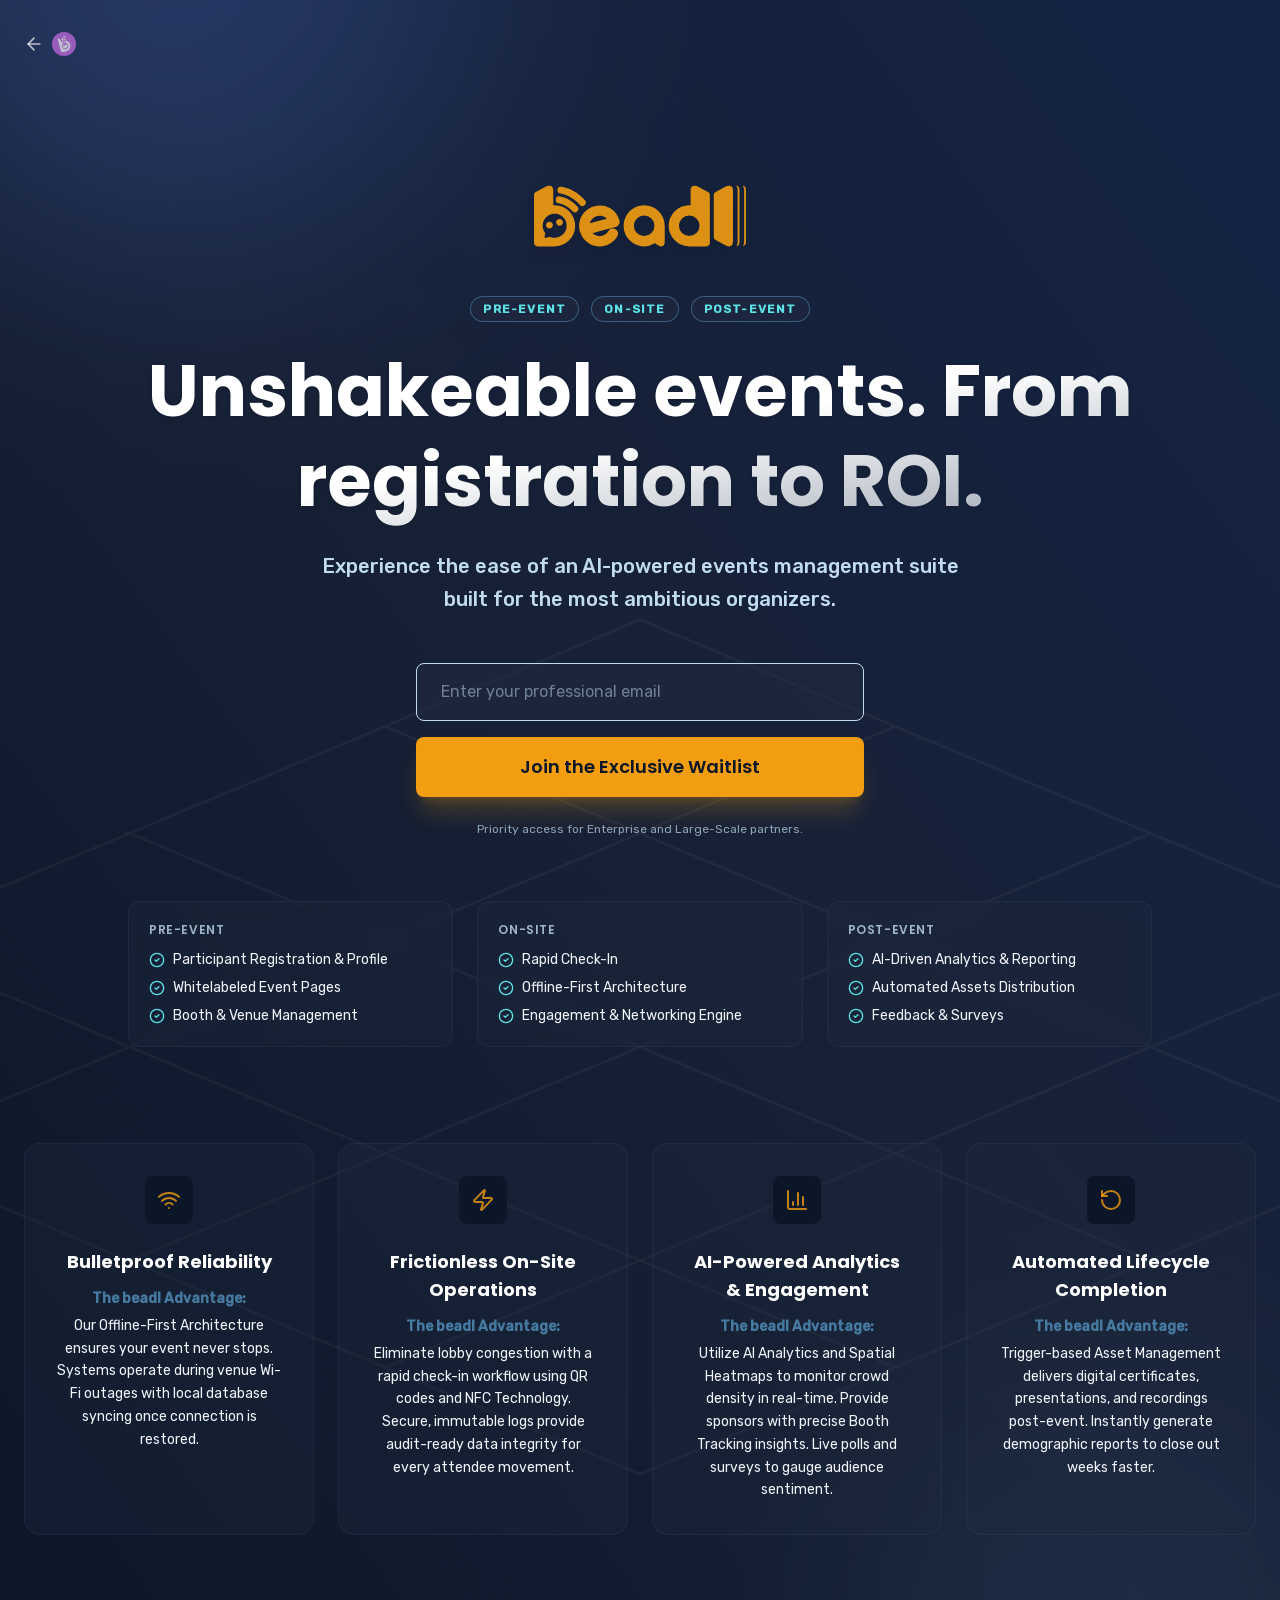
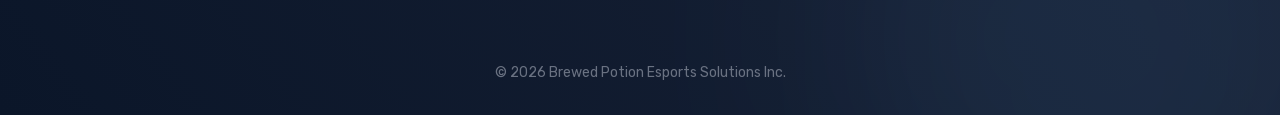
<file: index.html>
<!DOCTYPE html><!--70IFrevsPQMGufZ1dBKbB--><html lang="en"><head><meta charSet="utf-8"/><meta name="viewport" content="width=device-width, initial-scale=1"/><link rel="preload" href="/_next/static/media/47fe1b7cd6e6ed85-s.p.855a563b.woff2" as="font" crossorigin="" type="font/woff2"/><link rel="preload" href="/_next/static/media/797e433ab948586e-s.p.dbea232f.woff2" as="font" crossorigin="" type="font/woff2"/><link rel="preload" href="/_next/static/media/a218039a3287bcfd-s.p.4a23d71b.woff2" as="font" crossorigin="" type="font/woff2"/><link rel="preload" href="/_next/static/media/b5893709a5ec98ee-s.p.54ba130b.woff2" as="font" crossorigin="" type="font/woff2"/><link rel="preload" href="/_next/static/media/c9f6ebf08ddd616b-s.p.8e1a882d.woff2" as="font" crossorigin="" type="font/woff2"/><link rel="preload" href="/_next/static/media/caa3a2e1cccd8315-s.p.853070df.woff2" as="font" crossorigin="" type="font/woff2"/><link rel="preload" href="/_next/static/media/e2334d715941921e-s.p.d82a9aff.woff2" as="font" crossorigin="" type="font/woff2"/><link rel="preload" href="/_next/static/media/e8f2fbee2754df70-s.p.9b7a96b4.woff2" as="font" crossorigin="" type="font/woff2"/><link rel="preload" as="image" href="/bp-logo.svg"/><link rel="preload" as="image" href="/beadl-iso.png"/><link rel="preload" as="image" href="/beadl-logo.svg"/><link rel="stylesheet" href="/_next/static/chunks/1d0e0ff574c14fed.css" data-precedence="next"/><link rel="preload" as="script" fetchPriority="low" href="/_next/static/chunks/e094b5540fef02a1.js"/><script src="/_next/static/chunks/c567152da76e4d87.js" async=""></script><script src="/_next/static/chunks/69be39811437728d.js" async=""></script><script src="/_next/static/chunks/874ff527949405f9.js" async=""></script><script src="/_next/static/chunks/turbopack-95d7f2b18e258ad6.js" async=""></script><script src="/_next/static/chunks/ff1a16fafef87110.js" async=""></script><script src="/_next/static/chunks/d2be314c3ece3fbe.js" async=""></script><script src="/_next/static/chunks/de70f1d28d9014cb.js" async=""></script><script src="/_next/static/chunks/7c92e96509cd355e.js" async=""></script><script src="/_next/static/chunks/102da3f087c19eb2.js" async=""></script><link rel="preload" href="https://www.googletagmanager.com/gtag/js?id=G-FWDQJ47QM" as="script"/><meta name="next-size-adjust" content=""/><title>Brewed Potion</title><meta name="description" content="Esports technology and corporate innovation."/><link rel="icon" href="/favicon.ico?favicon.0b3bf435.ico" sizes="256x256" type="image/x-icon"/><link rel="icon" href="/favicon.svg"/><script src="/_next/static/chunks/a6dad97d9634a72d.js" noModule=""></script></head><body class="geist_a71539c9-module__T19VSG__variable geist_mono_8d43a2aa-module__8Li5zG__variable varela_round_e33aff3b-module__4M4ogq__variable montserrat_a6b8e55e-module__JnHUVq__variable poppins_771d036-module__hqIenG__variable rubik_ba34cd1b-module__ANoeSa__variable antialiased"><div hidden=""><!--$--><!--/$--></div><main class="min-h-screen bg-beadl-midnight text-beadl-off-white flex flex-col px-6 relative overflow-hidden font-rubik"><div class="absolute top-0 right-0 w-full h-full bg-gradient-to-bl from-beadl-royal/20 via-beadl-navy/50 to-transparent pointer-events-none" aria-hidden="true"></div><div class="absolute top-[-20%] left-[-10%] w-[600px] h-[600px] bg-beadl-royal/30 rounded-full blur-[120px] pointer-events-none mix-blend-screen" aria-hidden="true"></div><div class="absolute bottom-[-10%] right-[-5%] w-[500px] h-[500px] bg-beadl-ocean/10 rounded-full blur-[100px] pointer-events-none mix-blend-screen" aria-hidden="true"></div><nav class="relative z-10 py-8 max-w-7xl mx-auto w-full flex justify-between items-center"><a class="text-white/70 hover:text-bp-primary flex items-center gap-2 transition-colors duration-300 group" href="https://brewedpotion.gg"><svg xmlns="http://www.w3.org/2000/svg" width="20" height="20" viewBox="0 0 24 24" fill="none" stroke="currentColor" stroke-width="2" stroke-linecap="round" stroke-linejoin="round" class="lucide lucide-arrow-left group-hover:-translate-x-1 transition-transform duration-300" aria-hidden="true"><path d="m12 19-7-7 7-7"></path><path d="M19 12H5"></path></svg><img src="/bp-logo.svg" alt="Brewed Potion Logo" class="h-6 w-auto opacity-70 group-hover:opacity-100 transition-opacity"/></a></nav><div class="flex-grow flex flex-col justify-center items-center text-center relative z-10 max-w-5xl mx-auto mt-20"><div class="absolute top-[40%] md:top-[100%] left-1/2 -translate-x-1/2 -translate-y-1/2 w-[200%] -z-10 opacity-5 pointer-events-none"><img src="/beadl-iso.png" alt="" class="w-[150%] h-auto object-cover"/></div><div class="mb-8 animate-fade-in-up"><img src="/beadl-logo.svg" alt="beadl Logo" class="h-16 md:h-24 w-auto drop-shadow-xl opacity-90 hover:opacity-100 transition-opacity"/></div><div class="mb-6 flex flex-wrap justify-center gap-3 animate-fade-in-up"><span class="bg-beadl-navy/50 border border-beadl-ocean/60 text-bp-accent2 px-3 py-1 rounded-full text-[10px] md:text-xs font-rubik font-bold tracking-widest uppercase backdrop-blur-sm">PRE-EVENT</span><span class="bg-beadl-navy/50 border border-beadl-ocean/60 text-bp-accent2 px-3 py-1 rounded-full text-[10px] md:text-xs font-rubik font-bold tracking-widest uppercase backdrop-blur-sm">ON-SITE</span><span class="bg-beadl-navy/50 border border-beadl-ocean/60 text-bp-accent2 px-3 py-1 rounded-full text-[10px] md:text-xs font-rubik font-bold tracking-widest uppercase backdrop-blur-sm">POST-EVENT</span></div><h1 class="font-poppins font-bold text-4xl md:text-6xl lg:text-7xl leading-tight mb-6 bg-clip-text text-transparent bg-gradient-to-br from-white via-white to-gray-400 drop-shadow-sm animate-fade-in-up delay-100 max-w-5xl">Unshakeable events. From registration to ROI.</h1><p class="font-rubik font-medium text-lg md:text-xl text-beadl-ice max-w-2xl mb-12 leading-relaxed animate-fade-in-up delay-200">Experience the ease of an AI-powered events management suite built for the most ambitious organizers.</p><form class="w-full max-w-md flex flex-col gap-4 relative mb-16 animate-fade-in-up delay-200"><div class="absolute opacity-0 -z-10 select-none pointer-events-none h-0 w-0 overflow-hidden"><label for="b_website">Website</label><input type="text" id="b_website" tabindex="-1" autoComplete="off" value=""/></div><div class="relative group"><input type="email" placeholder="Enter your professional email" class="w-full px-6 py-4 rounded-lg font-rubik focus:outline-none transition-all duration-300
                        bg-beadl-navy/50 border border-beadl-ice text-beadl-off-white placeholder:text-beadl-ice/50 focus:border-beadl-ocean/50 focus:bg-beadl-navy/80
                    " required="" value=""/><div class="absolute inset-0 rounded-lg bg-beadl-ocean/20 blur-md opacity-0 group-focus-within:opacity-100 transition-opacity duration-500 pointer-events-none -z-10"></div></div><button type="submit" class="w-full py-4 font-poppins font-semibold text-lg rounded-lg hover:bg-beadl-cream hover:text-beadl-midnight transition-all duration-300 shadow-xl transform hover:-translate-y-0.5 disabled:opacity-50 disabled:cursor-not-allowed shadow-beadl-orange/20 hover:shadow-beadl-orange/40 bg-beadl-primary text-beadl-midnight">Join the Exclusive Waitlist</button><p class="text-xs font-rubik mt-2 text-beadl-ice/70">Priority access for Enterprise and Large-Scale partners.</p></form><div class="w-full max-w-6xl animate-fade-in-up delay-300"><div class="grid grid-cols-1 md:grid-cols-3 gap-6 text-left"><div class="bg-beadl-navy/30 p-5 rounded-xl border border-beadl-ice/5 backdrop-blur-sm"><h4 class="text-beadl-ice/80 font-poppins font-semibold text-xs uppercase tracking-wider mb-3">Pre-Event</h4><ul class="space-y-2"><li class="flex items-start gap-2"><svg xmlns="http://www.w3.org/2000/svg" width="16" height="16" viewBox="0 0 24 24" fill="none" stroke="currentColor" stroke-width="2" stroke-linecap="round" stroke-linejoin="round" class="lucide lucide-circle-check text-bp-accent2 shrink-0 mt-0.5" aria-hidden="true"><circle cx="12" cy="12" r="10"></circle><path d="m9 12 2 2 4-4"></path></svg><span class="text-beadl-off-white text-sm font-rubik">Participant Registration &amp; Profile</span></li><li class="flex items-start gap-2"><svg xmlns="http://www.w3.org/2000/svg" width="16" height="16" viewBox="0 0 24 24" fill="none" stroke="currentColor" stroke-width="2" stroke-linecap="round" stroke-linejoin="round" class="lucide lucide-circle-check text-bp-accent2 shrink-0 mt-0.5" aria-hidden="true"><circle cx="12" cy="12" r="10"></circle><path d="m9 12 2 2 4-4"></path></svg><span class="text-beadl-off-white text-sm font-rubik">Whitelabeled Event Pages</span></li><li class="flex items-start gap-2"><svg xmlns="http://www.w3.org/2000/svg" width="16" height="16" viewBox="0 0 24 24" fill="none" stroke="currentColor" stroke-width="2" stroke-linecap="round" stroke-linejoin="round" class="lucide lucide-circle-check text-bp-accent2 shrink-0 mt-0.5" aria-hidden="true"><circle cx="12" cy="12" r="10"></circle><path d="m9 12 2 2 4-4"></path></svg><span class="text-beadl-off-white text-sm font-rubik">Booth &amp; Venue Management</span></li></ul></div><div class="bg-beadl-navy/30 p-5 rounded-xl border border-beadl-ice/5 backdrop-blur-sm"><h4 class="text-beadl-ice/80 font-poppins font-semibold text-xs uppercase tracking-wider mb-3">On-Site</h4><ul class="space-y-2"><li class="flex items-start gap-2"><svg xmlns="http://www.w3.org/2000/svg" width="16" height="16" viewBox="0 0 24 24" fill="none" stroke="currentColor" stroke-width="2" stroke-linecap="round" stroke-linejoin="round" class="lucide lucide-circle-check text-bp-accent2 shrink-0 mt-0.5" aria-hidden="true"><circle cx="12" cy="12" r="10"></circle><path d="m9 12 2 2 4-4"></path></svg><span class="text-beadl-off-white text-sm font-rubik">Rapid Check-In</span></li><li class="flex items-start gap-2"><svg xmlns="http://www.w3.org/2000/svg" width="16" height="16" viewBox="0 0 24 24" fill="none" stroke="currentColor" stroke-width="2" stroke-linecap="round" stroke-linejoin="round" class="lucide lucide-circle-check text-bp-accent2 shrink-0 mt-0.5" aria-hidden="true"><circle cx="12" cy="12" r="10"></circle><path d="m9 12 2 2 4-4"></path></svg><span class="text-beadl-off-white text-sm font-rubik">Offline-First Architecture</span></li><li class="flex items-start gap-2"><svg xmlns="http://www.w3.org/2000/svg" width="16" height="16" viewBox="0 0 24 24" fill="none" stroke="currentColor" stroke-width="2" stroke-linecap="round" stroke-linejoin="round" class="lucide lucide-circle-check text-bp-accent2 shrink-0 mt-0.5" aria-hidden="true"><circle cx="12" cy="12" r="10"></circle><path d="m9 12 2 2 4-4"></path></svg><span class="text-beadl-off-white text-sm font-rubik">Engagement &amp; Networking Engine</span></li></ul></div><div class="bg-beadl-navy/30 p-5 rounded-xl border border-beadl-ice/5 backdrop-blur-sm"><h4 class="text-beadl-ice/80 font-poppins font-semibold text-xs uppercase tracking-wider mb-3">Post-Event</h4><ul class="space-y-2"><li class="flex items-start gap-2"><svg xmlns="http://www.w3.org/2000/svg" width="16" height="16" viewBox="0 0 24 24" fill="none" stroke="currentColor" stroke-width="2" stroke-linecap="round" stroke-linejoin="round" class="lucide lucide-circle-check text-bp-accent2 shrink-0 mt-0.5" aria-hidden="true"><circle cx="12" cy="12" r="10"></circle><path d="m9 12 2 2 4-4"></path></svg><span class="text-beadl-off-white text-sm font-rubik">AI-Driven Analytics &amp; Reporting</span></li><li class="flex items-start gap-2"><svg xmlns="http://www.w3.org/2000/svg" width="16" height="16" viewBox="0 0 24 24" fill="none" stroke="currentColor" stroke-width="2" stroke-linecap="round" stroke-linejoin="round" class="lucide lucide-circle-check text-bp-accent2 shrink-0 mt-0.5" aria-hidden="true"><circle cx="12" cy="12" r="10"></circle><path d="m9 12 2 2 4-4"></path></svg><span class="text-beadl-off-white text-sm font-rubik">Automated Assets Distribution</span></li><li class="flex items-start gap-2"><svg xmlns="http://www.w3.org/2000/svg" width="16" height="16" viewBox="0 0 24 24" fill="none" stroke="currentColor" stroke-width="2" stroke-linecap="round" stroke-linejoin="round" class="lucide lucide-circle-check text-bp-accent2 shrink-0 mt-0.5" aria-hidden="true"><circle cx="12" cy="12" r="10"></circle><path d="m9 12 2 2 4-4"></path></svg><span class="text-beadl-off-white text-sm font-rubik">Feedback &amp; Surveys</span></li></ul></div></div></div></div><section class="relative z-10 py-24 max-w-7xl mx-auto w-full"><div class="grid grid-cols-1 md:grid-cols-2 lg:grid-cols-4 gap-6 text-center"><div class="bg-beadl-navy/30 p-8 rounded-2xl border border-beadl-ice/5 hover:border-beadl-ocean/30 transition-colors duration-300 group h-full"><div class="bg-beadl-midnight w-12 h-12 rounded-lg flex items-center justify-center mb-6 mx-auto group-hover:scale-110 transition-transform duration-300"><svg xmlns="http://www.w3.org/2000/svg" width="24" height="24" viewBox="0 0 24 24" fill="none" stroke="currentColor" stroke-width="2" stroke-linecap="round" stroke-linejoin="round" class="lucide lucide-wifi text-beadl-primary/80" aria-hidden="true"><path d="M12 20h.01"></path><path d="M2 8.82a15 15 0 0 1 20 0"></path><path d="M5 12.859a10 10 0 0 1 14 0"></path><path d="M8.5 16.429a5 5 0 0 1 7 0"></path></svg></div><h3 class="text-white font-poppins font-bold text-lg mb-3">Bulletproof Reliability</h3><p class="text-beadl-off-white font-rubik text-sm leading-relaxed"><span class="font-semibold block mb-1 text-beadl-ocean/90">The beadl Advantage:</span>Our Offline-First Architecture ensures your event never stops. Systems operate during venue Wi-Fi outages with local database syncing once connection is restored.</p></div><div class="bg-beadl-navy/30 p-8 rounded-2xl border border-beadl-ice/5 hover:border-beadl-ocean/30 transition-colors duration-300 group h-full"><div class="bg-beadl-midnight w-12 h-12 rounded-lg flex items-center justify-center mb-6 mx-auto group-hover:scale-110 transition-transform duration-300"><svg xmlns="http://www.w3.org/2000/svg" width="24" height="24" viewBox="0 0 24 24" fill="none" stroke="currentColor" stroke-width="2" stroke-linecap="round" stroke-linejoin="round" class="lucide lucide-zap text-beadl-primary/80" aria-hidden="true"><path d="M4 14a1 1 0 0 1-.78-1.63l9.9-10.2a.5.5 0 0 1 .86.46l-1.92 6.02A1 1 0 0 0 13 10h7a1 1 0 0 1 .78 1.63l-9.9 10.2a.5.5 0 0 1-.86-.46l1.92-6.02A1 1 0 0 0 11 14z"></path></svg></div><h3 class="text-white font-poppins font-bold text-lg mb-3">Frictionless On-Site Operations</h3><p class="text-beadl-off-white font-rubik text-sm leading-relaxed"><span class="font-semibold block mb-1 text-beadl-ocean/90">The beadl Advantage:</span>Eliminate lobby congestion with a rapid check-in workflow using QR codes and NFC Technology. Secure, immutable logs provide audit-ready data integrity for every attendee movement.</p></div><div class="bg-beadl-navy/30 p-8 rounded-2xl border border-beadl-ice/5 hover:border-beadl-ocean/30 transition-colors duration-300 group h-full"><div class="bg-beadl-midnight w-12 h-12 rounded-lg flex items-center justify-center mb-6 mx-auto group-hover:scale-110 transition-transform duration-300"><svg xmlns="http://www.w3.org/2000/svg" width="24" height="24" viewBox="0 0 24 24" fill="none" stroke="currentColor" stroke-width="2" stroke-linecap="round" stroke-linejoin="round" class="lucide lucide-chart-column text-beadl-primary/80" aria-hidden="true"><path d="M3 3v16a2 2 0 0 0 2 2h16"></path><path d="M18 17V9"></path><path d="M13 17V5"></path><path d="M8 17v-3"></path></svg></div><h3 class="text-white font-poppins font-bold text-lg mb-3">AI-Powered Analytics &amp; Engagement</h3><p class="text-beadl-off-white font-rubik text-sm leading-relaxed"><span class="font-semibold block mb-1 text-beadl-ocean/90">The beadl Advantage:</span>Utilize AI Analytics and Spatial Heatmaps to monitor crowd density in real-time. Provide sponsors with precise Booth Tracking insights. Live polls and surveys to gauge audience sentiment.</p></div><div class="bg-beadl-navy/30 p-8 rounded-2xl border border-beadl-ice/5 hover:border-beadl-ocean/30 transition-colors duration-300 group h-full"><div class="bg-beadl-midnight w-12 h-12 rounded-lg flex items-center justify-center mb-6 mx-auto group-hover:scale-110 transition-transform duration-300"><svg xmlns="http://www.w3.org/2000/svg" width="24" height="24" viewBox="0 0 24 24" fill="none" stroke="currentColor" stroke-width="2" stroke-linecap="round" stroke-linejoin="round" class="lucide lucide-rotate-ccw text-beadl-primary/80" aria-hidden="true"><path d="M3 12a9 9 0 1 0 9-9 9.75 9.75 0 0 0-6.74 2.74L3 8"></path><path d="M3 3v5h5"></path></svg></div><h3 class="text-white font-poppins font-bold text-lg mb-3">Automated Lifecycle Completion</h3><p class="text-beadl-off-white font-rubik text-sm leading-relaxed"><span class="font-semibold block mb-1 text-beadl-ocean/90">The beadl Advantage:</span>Trigger-based Asset Management delivers digital certificates, presentations, and recordings post-event. Instantly generate demographic reports to close out weeks faster.</p></div></div></section><footer class="relative z-10 py-8 text-center text-gray-500 text-sm font-rubik">© <!-- -->2026<!-- --> Brewed Potion Esports Solutions Inc.</footer></main><!--$--><!--/$--><script>
                (function(c,l,a,r,i,t,y){
                    c[a]=c[a]||function(){(c[a].q=c[a].q||[]).push(arguments)};
                    t=l.createElement(r);t.async=1;t.src="https://www.clarity.ms/tag/"+i;
                    y=l.getElementsByTagName(r)[0];y.parentNode.insertBefore(t,y);
                })(window, document, "clarity", "script", "vjvv4vq6wo");
              </script><script src="/_next/static/chunks/e094b5540fef02a1.js" id="_R_" async=""></script><script>(self.__next_f=self.__next_f||[]).push([0])</script><script>self.__next_f.push([1,"1:\"$Sreact.fragment\"\n2:I[39756,[\"/_next/static/chunks/ff1a16fafef87110.js\",\"/_next/static/chunks/d2be314c3ece3fbe.js\"],\"default\"]\n3:I[37457,[\"/_next/static/chunks/ff1a16fafef87110.js\",\"/_next/static/chunks/d2be314c3ece3fbe.js\"],\"default\"]\n4:I[22016,[\"/_next/static/chunks/de70f1d28d9014cb.js\",\"/_next/static/chunks/7c92e96509cd355e.js\"],\"\"]\n5:I[54576,[\"/_next/static/chunks/de70f1d28d9014cb.js\"],\"GoogleAnalytics\"]\n6:I[47257,[\"/_next/static/chunks/ff1a16fafef87110.js\",\"/_next/static/chunks/d2be314c3ece3fbe.js\"],\"ClientPageRoot\"]\n7:I[45500,[\"/_next/static/chunks/de70f1d28d9014cb.js\",\"/_next/static/chunks/7c92e96509cd355e.js\",\"/_next/static/chunks/102da3f087c19eb2.js\"],\"default\"]\na:I[97367,[\"/_next/static/chunks/ff1a16fafef87110.js\",\"/_next/static/chunks/d2be314c3ece3fbe.js\"],\"OutletBoundary\"]\nb:\"$Sreact.suspense\"\nd:I[97367,[\"/_next/static/chunks/ff1a16fafef87110.js\",\"/_next/static/chunks/d2be314c3ece3fbe.js\"],\"ViewportBoundary\"]\nf:I[97367,[\"/_next/static/chunks/ff1a16fafef87110.js\",\"/_next/static/chunks/d2be314c3ece3fbe.js\"],\"MetadataBoundary\"]\n11:I[68027,[],\"default\"]\n:HL[\"/_next/static/chunks/1d0e0ff574c14fed.css\",\"style\"]\n:HL[\"/_next/static/media/47fe1b7cd6e6ed85-s.p.855a563b.woff2\",\"font\",{\"crossOrigin\":\"\",\"type\":\"font/woff2\"}]\n:HL[\"/_next/static/media/797e433ab948586e-s.p.dbea232f.woff2\",\"font\",{\"crossOrigin\":\"\",\"type\":\"font/woff2\"}]\n:HL[\"/_next/static/media/a218039a3287bcfd-s.p.4a23d71b.woff2\",\"font\",{\"crossOrigin\":\"\",\"type\":\"font/woff2\"}]\n:HL[\"/_next/static/media/b5893709a5ec98ee-s.p.54ba130b.woff2\",\"font\",{\"crossOrigin\":\"\",\"type\":\"font/woff2\"}]\n:HL[\"/_next/static/media/c9f6ebf08ddd616b-s.p.8e1a882d.woff2\",\"font\",{\"crossOrigin\":\"\",\"type\":\"font/woff2\"}]\n:HL[\"/_next/static/media/caa3a2e1cccd8315-s.p.853070df.woff2\",\"font\",{\"crossOrigin\":\"\",\"type\":\"font/woff2\"}]\n:HL[\"/_next/static/media/e2334d715941921e-s.p.d82a9aff.woff2\",\"font\",{\"crossOrigin\":\"\",\"type\":\"font/woff2\"}]\n:HL[\"/_next/static/media/e8f2fbee2754df70-s.p.9b7a96b4.woff2\",\"font\",{\"crossOrigin\":\"\",\"type\":\"font/woff2\"}]\n"])</script><script>self.__next_f.push([1,"0:{\"P\":null,\"b\":\"70IFrevsPQMGufZ1dBKbB\",\"c\":[\"\",\"\"],\"q\":\"\",\"i\":false,\"f\":[[[\"\",{\"children\":[\"__PAGE__\",{}]},\"$undefined\",\"$undefined\",true],[[\"$\",\"$1\",\"c\",{\"children\":[[[\"$\",\"link\",\"0\",{\"rel\":\"stylesheet\",\"href\":\"/_next/static/chunks/1d0e0ff574c14fed.css\",\"precedence\":\"next\",\"crossOrigin\":\"$undefined\",\"nonce\":\"$undefined\"}],[\"$\",\"script\",\"script-0\",{\"src\":\"/_next/static/chunks/de70f1d28d9014cb.js\",\"async\":true,\"nonce\":\"$undefined\"}]],[\"$\",\"html\",null,{\"lang\":\"en\",\"children\":[\"$\",\"body\",null,{\"className\":\"geist_a71539c9-module__T19VSG__variable geist_mono_8d43a2aa-module__8Li5zG__variable varela_round_e33aff3b-module__4M4ogq__variable montserrat_a6b8e55e-module__JnHUVq__variable poppins_771d036-module__hqIenG__variable rubik_ba34cd1b-module__ANoeSa__variable antialiased\",\"children\":[[\"$\",\"$L2\",null,{\"parallelRouterKey\":\"children\",\"error\":\"$undefined\",\"errorStyles\":\"$undefined\",\"errorScripts\":\"$undefined\",\"template\":[\"$\",\"$L3\",null,{}],\"templateStyles\":\"$undefined\",\"templateScripts\":\"$undefined\",\"notFound\":[[\"$\",\"div\",null,{\"className\":\"min-h-screen flex flex-col items-center justify-center bg-bp-dark text-white text-center px-6\",\"children\":[[\"$\",\"h1\",null,{\"className\":\"text-9xl font-varela font-bold text-bp-primary mb-4\",\"children\":\"404\"}],[\"$\",\"h2\",null,{\"className\":\"text-3xl md:text-4xl font-varela font-bold mb-6\",\"children\":\"Page Not Found\"}],[\"$\",\"p\",null,{\"className\":\"font-montserrat text-gray-300 text-lg mb-10 max-w-md\",\"children\":[\"$\",\"span\",null,{\"className\":\"italic\",\"children\":\"\\\"If one does not know to which port one is sailing, no wind is favorable.\\\"\"}]}],[\"$\",\"$L4\",null,{\"href\":\"/\",\"className\":\"px-8 py-4 bg-bp-primary text-white font-montserrat font-bold rounded-sm hover:bg-white hover:text-bp-dark transition-all duration-300 shadow-lg hover:shadow-bp-primary/50\",\"children\":\"Return Home\"}]]}],[]],\"forbidden\":\"$undefined\",\"unauthorized\":\"$undefined\"}],[\"$\",\"$L5\",null,{\"gaId\":\"G-FWDQJ47QM\"}],[\"$\",\"script\",null,{\"dangerouslySetInnerHTML\":{\"__html\":\"\\n                (function(c,l,a,r,i,t,y){\\n                    c[a]=c[a]||function(){(c[a].q=c[a].q||[]).push(arguments)};\\n                    t=l.createElement(r);t.async=1;t.src=\\\"https://www.clarity.ms/tag/\\\"+i;\\n                    y=l.getElementsByTagName(r)[0];y.parentNode.insertBefore(t,y);\\n                })(window, document, \\\"clarity\\\", \\\"script\\\", \\\"vjvv4vq6wo\\\");\\n              \"}}]]}]}]]}],{\"children\":[[\"$\",\"$1\",\"c\",{\"children\":[[\"$\",\"$L6\",null,{\"Component\":\"$7\",\"serverProvidedParams\":{\"searchParams\":{},\"params\":{},\"promises\":[\"$@8\",\"$@9\"]}}],[[\"$\",\"script\",\"script-0\",{\"src\":\"/_next/static/chunks/7c92e96509cd355e.js\",\"async\":true,\"nonce\":\"$undefined\"}],[\"$\",\"script\",\"script-1\",{\"src\":\"/_next/static/chunks/102da3f087c19eb2.js\",\"async\":true,\"nonce\":\"$undefined\"}]],[\"$\",\"$La\",null,{\"children\":[\"$\",\"$b\",null,{\"name\":\"Next.MetadataOutlet\",\"children\":\"$@c\"}]}]]}],{},null,false,false]},null,false,false],[\"$\",\"$1\",\"h\",{\"children\":[null,[\"$\",\"$Ld\",null,{\"children\":\"$Le\"}],[\"$\",\"div\",null,{\"hidden\":true,\"children\":[\"$\",\"$Lf\",null,{\"children\":[\"$\",\"$b\",null,{\"name\":\"Next.Metadata\",\"children\":\"$L10\"}]}]}],[\"$\",\"meta\",null,{\"name\":\"next-size-adjust\",\"content\":\"\"}]]}],false]],\"m\":\"$undefined\",\"G\":[\"$11\",[]],\"S\":true}\n"])</script><script>self.__next_f.push([1,"8:{}\n9:\"$0:f:0:1:1:children:0:props:children:0:props:serverProvidedParams:params\"\n"])</script><script>self.__next_f.push([1,"e:[[\"$\",\"meta\",\"0\",{\"charSet\":\"utf-8\"}],[\"$\",\"meta\",\"1\",{\"name\":\"viewport\",\"content\":\"width=device-width, initial-scale=1\"}]]\n"])</script><script>self.__next_f.push([1,"12:I[27201,[\"/_next/static/chunks/ff1a16fafef87110.js\",\"/_next/static/chunks/d2be314c3ece3fbe.js\"],\"IconMark\"]\nc:null\n10:[[\"$\",\"title\",\"0\",{\"children\":\"Brewed Potion\"}],[\"$\",\"meta\",\"1\",{\"name\":\"description\",\"content\":\"Esports technology and corporate innovation.\"}],[\"$\",\"link\",\"2\",{\"rel\":\"icon\",\"href\":\"/favicon.ico?favicon.0b3bf435.ico\",\"sizes\":\"256x256\",\"type\":\"image/x-icon\"}],[\"$\",\"link\",\"3\",{\"rel\":\"icon\",\"href\":\"/favicon.svg\"}],[\"$\",\"$L12\",\"4\",{}]]\n"])</script></body></html>
</file>
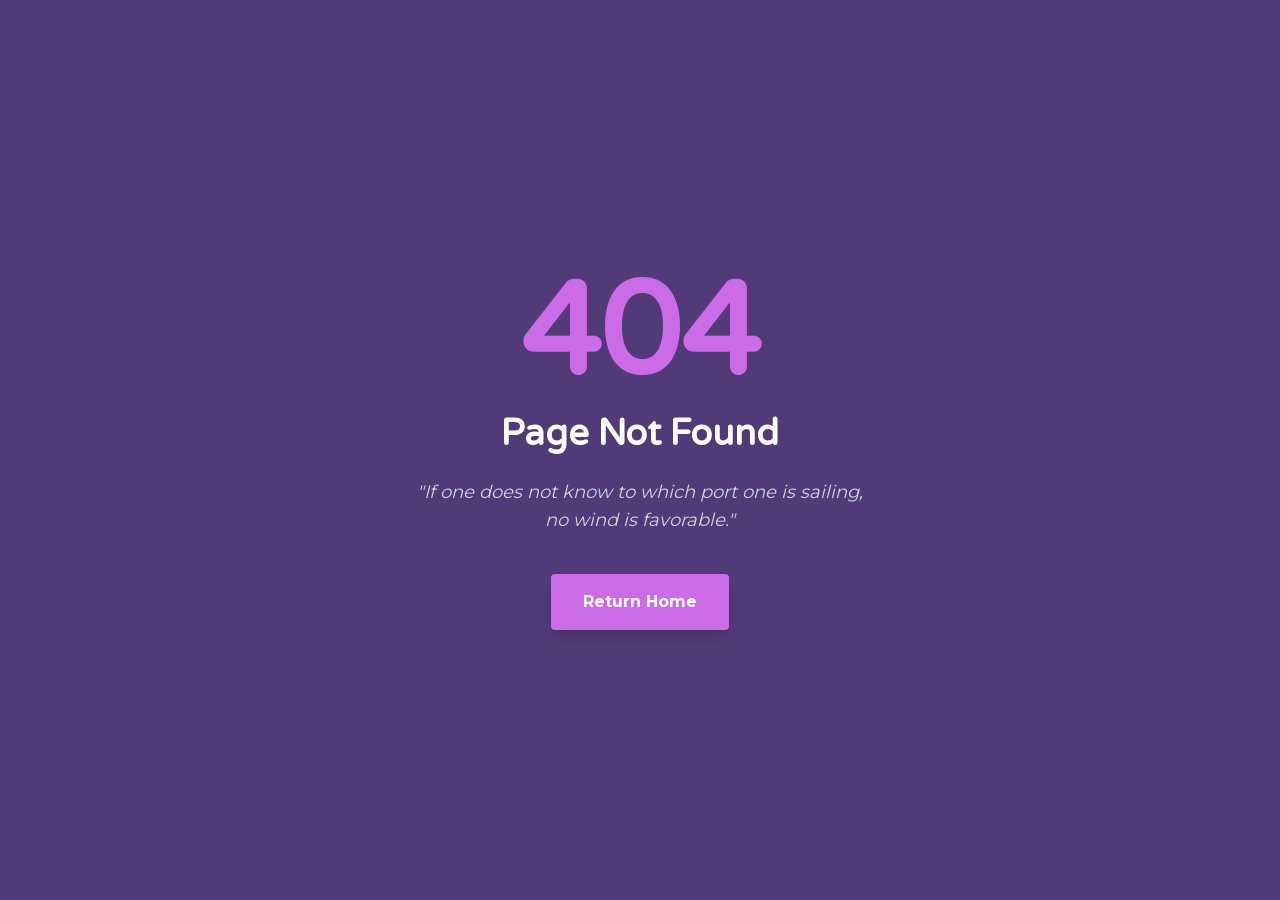
<file: 404/index.html>
<!DOCTYPE html><!--70IFrevsPQMGufZ1dBKbB--><html lang="en"><head><meta charSet="utf-8"/><meta name="viewport" content="width=device-width, initial-scale=1"/><link rel="stylesheet" href="/_next/static/chunks/1d0e0ff574c14fed.css" data-precedence="next"/><link rel="preload" as="script" fetchPriority="low" href="/_next/static/chunks/e094b5540fef02a1.js"/><script src="/_next/static/chunks/c567152da76e4d87.js" async=""></script><script src="/_next/static/chunks/69be39811437728d.js" async=""></script><script src="/_next/static/chunks/874ff527949405f9.js" async=""></script><script src="/_next/static/chunks/turbopack-95d7f2b18e258ad6.js" async=""></script><script src="/_next/static/chunks/ff1a16fafef87110.js" async=""></script><script src="/_next/static/chunks/d2be314c3ece3fbe.js" async=""></script><script src="/_next/static/chunks/de70f1d28d9014cb.js" async=""></script><script src="/_next/static/chunks/7c92e96509cd355e.js" async=""></script><link rel="preload" href="https://www.googletagmanager.com/gtag/js?id=G-FWDQJ47QM" as="script"/><meta name="robots" content="noindex"/><meta name="next-size-adjust" content=""/><title>Brewed Potion</title><meta name="description" content="Esports technology and corporate innovation."/><link rel="icon" href="/favicon.ico?favicon.0b3bf435.ico" sizes="256x256" type="image/x-icon"/><link rel="icon" href="/favicon.svg"/><script src="/_next/static/chunks/a6dad97d9634a72d.js" noModule=""></script></head><body class="geist_a71539c9-module__T19VSG__variable geist_mono_8d43a2aa-module__8Li5zG__variable varela_round_e33aff3b-module__4M4ogq__variable montserrat_a6b8e55e-module__JnHUVq__variable poppins_771d036-module__hqIenG__variable rubik_ba34cd1b-module__ANoeSa__variable antialiased"><div hidden=""><!--$--><!--/$--></div><div class="min-h-screen flex flex-col items-center justify-center bg-bp-dark text-white text-center px-6"><h1 class="text-9xl font-varela font-bold text-bp-primary mb-4">404</h1><h2 class="text-3xl md:text-4xl font-varela font-bold mb-6">Page Not Found</h2><p class="font-montserrat text-gray-300 text-lg mb-10 max-w-md"><span class="italic">&quot;If one does not know to which port one is sailing, no wind is favorable.&quot;</span></p><a class="px-8 py-4 bg-bp-primary text-white font-montserrat font-bold rounded-sm hover:bg-white hover:text-bp-dark transition-all duration-300 shadow-lg hover:shadow-bp-primary/50" href="/">Return Home</a></div><!--$--><!--/$--><script>
                (function(c,l,a,r,i,t,y){
                    c[a]=c[a]||function(){(c[a].q=c[a].q||[]).push(arguments)};
                    t=l.createElement(r);t.async=1;t.src="https://www.clarity.ms/tag/"+i;
                    y=l.getElementsByTagName(r)[0];y.parentNode.insertBefore(t,y);
                })(window, document, "clarity", "script", "vjvv4vq6wo");
              </script><script src="/_next/static/chunks/e094b5540fef02a1.js" id="_R_" async=""></script><script>(self.__next_f=self.__next_f||[]).push([0])</script><script>self.__next_f.push([1,"1:\"$Sreact.fragment\"\n2:I[39756,[\"/_next/static/chunks/ff1a16fafef87110.js\",\"/_next/static/chunks/d2be314c3ece3fbe.js\"],\"default\"]\n3:I[37457,[\"/_next/static/chunks/ff1a16fafef87110.js\",\"/_next/static/chunks/d2be314c3ece3fbe.js\"],\"default\"]\n4:I[22016,[\"/_next/static/chunks/de70f1d28d9014cb.js\",\"/_next/static/chunks/7c92e96509cd355e.js\"],\"\"]\n5:I[54576,[\"/_next/static/chunks/de70f1d28d9014cb.js\"],\"GoogleAnalytics\"]\n6:I[97367,[\"/_next/static/chunks/ff1a16fafef87110.js\",\"/_next/static/chunks/d2be314c3ece3fbe.js\"],\"OutletBoundary\"]\n7:\"$Sreact.suspense\"\n9:I[97367,[\"/_next/static/chunks/ff1a16fafef87110.js\",\"/_next/static/chunks/d2be314c3ece3fbe.js\"],\"ViewportBoundary\"]\nb:I[97367,[\"/_next/static/chunks/ff1a16fafef87110.js\",\"/_next/static/chunks/d2be314c3ece3fbe.js\"],\"MetadataBoundary\"]\nd:I[68027,[\"/_next/static/chunks/ff1a16fafef87110.js\",\"/_next/static/chunks/d2be314c3ece3fbe.js\"],\"default\"]\n:HL[\"/_next/static/chunks/1d0e0ff574c14fed.css\",\"style\"]\n"])</script><script>self.__next_f.push([1,"0:{\"P\":null,\"b\":\"70IFrevsPQMGufZ1dBKbB\",\"c\":[\"\",\"_not-found\",\"\"],\"q\":\"\",\"i\":false,\"f\":[[[\"\",{\"children\":[\"/_not-found\",{\"children\":[\"__PAGE__\",{}]}]},\"$undefined\",\"$undefined\",true],[[\"$\",\"$1\",\"c\",{\"children\":[[[\"$\",\"link\",\"0\",{\"rel\":\"stylesheet\",\"href\":\"/_next/static/chunks/1d0e0ff574c14fed.css\",\"precedence\":\"next\",\"crossOrigin\":\"$undefined\",\"nonce\":\"$undefined\"}],[\"$\",\"script\",\"script-0\",{\"src\":\"/_next/static/chunks/de70f1d28d9014cb.js\",\"async\":true,\"nonce\":\"$undefined\"}]],[\"$\",\"html\",null,{\"lang\":\"en\",\"children\":[\"$\",\"body\",null,{\"className\":\"geist_a71539c9-module__T19VSG__variable geist_mono_8d43a2aa-module__8Li5zG__variable varela_round_e33aff3b-module__4M4ogq__variable montserrat_a6b8e55e-module__JnHUVq__variable poppins_771d036-module__hqIenG__variable rubik_ba34cd1b-module__ANoeSa__variable antialiased\",\"children\":[[\"$\",\"$L2\",null,{\"parallelRouterKey\":\"children\",\"error\":\"$undefined\",\"errorStyles\":\"$undefined\",\"errorScripts\":\"$undefined\",\"template\":[\"$\",\"$L3\",null,{}],\"templateStyles\":\"$undefined\",\"templateScripts\":\"$undefined\",\"notFound\":[[\"$\",\"div\",null,{\"className\":\"min-h-screen flex flex-col items-center justify-center bg-bp-dark text-white text-center px-6\",\"children\":[[\"$\",\"h1\",null,{\"className\":\"text-9xl font-varela font-bold text-bp-primary mb-4\",\"children\":\"404\"}],[\"$\",\"h2\",null,{\"className\":\"text-3xl md:text-4xl font-varela font-bold mb-6\",\"children\":\"Page Not Found\"}],[\"$\",\"p\",null,{\"className\":\"font-montserrat text-gray-300 text-lg mb-10 max-w-md\",\"children\":[\"$\",\"span\",null,{\"className\":\"italic\",\"children\":\"\\\"If one does not know to which port one is sailing, no wind is favorable.\\\"\"}]}],[\"$\",\"$L4\",null,{\"href\":\"/\",\"className\":\"px-8 py-4 bg-bp-primary text-white font-montserrat font-bold rounded-sm hover:bg-white hover:text-bp-dark transition-all duration-300 shadow-lg hover:shadow-bp-primary/50\",\"children\":\"Return Home\"}]]}],[]],\"forbidden\":\"$undefined\",\"unauthorized\":\"$undefined\"}],[\"$\",\"$L5\",null,{\"gaId\":\"G-FWDQJ47QM\"}],[\"$\",\"script\",null,{\"dangerouslySetInnerHTML\":{\"__html\":\"\\n                (function(c,l,a,r,i,t,y){\\n                    c[a]=c[a]||function(){(c[a].q=c[a].q||[]).push(arguments)};\\n                    t=l.createElement(r);t.async=1;t.src=\\\"https://www.clarity.ms/tag/\\\"+i;\\n                    y=l.getElementsByTagName(r)[0];y.parentNode.insertBefore(t,y);\\n                })(window, document, \\\"clarity\\\", \\\"script\\\", \\\"vjvv4vq6wo\\\");\\n              \"}}]]}]}]]}],{\"children\":[[\"$\",\"$1\",\"c\",{\"children\":[null,[\"$\",\"$L2\",null,{\"parallelRouterKey\":\"children\",\"error\":\"$undefined\",\"errorStyles\":\"$undefined\",\"errorScripts\":\"$undefined\",\"template\":[\"$\",\"$L3\",null,{}],\"templateStyles\":\"$undefined\",\"templateScripts\":\"$undefined\",\"notFound\":\"$undefined\",\"forbidden\":\"$undefined\",\"unauthorized\":\"$undefined\"}]]}],{\"children\":[[\"$\",\"$1\",\"c\",{\"children\":[[\"$\",\"div\",null,{\"className\":\"min-h-screen flex flex-col items-center justify-center bg-bp-dark text-white text-center px-6\",\"children\":[[\"$\",\"h1\",null,{\"className\":\"text-9xl font-varela font-bold text-bp-primary mb-4\",\"children\":\"404\"}],[\"$\",\"h2\",null,{\"className\":\"text-3xl md:text-4xl font-varela font-bold mb-6\",\"children\":\"Page Not Found\"}],[\"$\",\"p\",null,{\"className\":\"font-montserrat text-gray-300 text-lg mb-10 max-w-md\",\"children\":[\"$\",\"span\",null,{\"className\":\"italic\",\"children\":\"\\\"If one does not know to which port one is sailing, no wind is favorable.\\\"\"}]}],[\"$\",\"$L4\",null,{\"href\":\"/\",\"className\":\"px-8 py-4 bg-bp-primary text-white font-montserrat font-bold rounded-sm hover:bg-white hover:text-bp-dark transition-all duration-300 shadow-lg hover:shadow-bp-primary/50\",\"children\":\"Return Home\"}]]}],[[\"$\",\"script\",\"script-0\",{\"src\":\"/_next/static/chunks/7c92e96509cd355e.js\",\"async\":true,\"nonce\":\"$undefined\"}]],[\"$\",\"$L6\",null,{\"children\":[\"$\",\"$7\",null,{\"name\":\"Next.MetadataOutlet\",\"children\":\"$@8\"}]}]]}],{},null,false,false]},null,false,false]},null,false,false],[\"$\",\"$1\",\"h\",{\"children\":[[\"$\",\"meta\",null,{\"name\":\"robots\",\"content\":\"noindex\"}],[\"$\",\"$L9\",null,{\"children\":\"$La\"}],[\"$\",\"div\",null,{\"hidden\":true,\"children\":[\"$\",\"$Lb\",null,{\"children\":[\"$\",\"$7\",null,{\"name\":\"Next.Metadata\",\"children\":\"$Lc\"}]}]}],[\"$\",\"meta\",null,{\"name\":\"next-size-adjust\",\"content\":\"\"}]]}],false]],\"m\":\"$undefined\",\"G\":[\"$d\",\"$undefined\"],\"S\":true}\n"])</script><script>self.__next_f.push([1,"a:[[\"$\",\"meta\",\"0\",{\"charSet\":\"utf-8\"}],[\"$\",\"meta\",\"1\",{\"name\":\"viewport\",\"content\":\"width=device-width, initial-scale=1\"}]]\n"])</script><script>self.__next_f.push([1,"e:I[27201,[\"/_next/static/chunks/ff1a16fafef87110.js\",\"/_next/static/chunks/d2be314c3ece3fbe.js\"],\"IconMark\"]\n8:null\nc:[[\"$\",\"title\",\"0\",{\"children\":\"Brewed Potion\"}],[\"$\",\"meta\",\"1\",{\"name\":\"description\",\"content\":\"Esports technology and corporate innovation.\"}],[\"$\",\"link\",\"2\",{\"rel\":\"icon\",\"href\":\"/favicon.ico?favicon.0b3bf435.ico\",\"sizes\":\"256x256\",\"type\":\"image/x-icon\"}],[\"$\",\"link\",\"3\",{\"rel\":\"icon\",\"href\":\"/favicon.svg\"}],[\"$\",\"$Le\",\"4\",{}]]\n"])</script></body></html>
</file>
<file: _next/static/chunks/1d0e0ff574c14fed.css>
@font-face{font-family:Geist;font-style:normal;font-weight:100 900;font-display:swap;src:url(../media/8a480f0b521d4e75-s.8e0177b5.woff2)format("woff2");unicode-range:U+301,U+400-45F,U+490-491,U+4B0-4B1,U+2116}@font-face{font-family:Geist;font-style:normal;font-weight:100 900;font-display:swap;src:url(../media/7178b3e590c64307-s.b97b3418.woff2)format("woff2");unicode-range:U+100-2BA,U+2BD-2C5,U+2C7-2CC,U+2CE-2D7,U+2DD-2FF,U+304,U+308,U+329,U+1D00-1DBF,U+1E00-1E9F,U+1EF2-1EFF,U+2020,U+20A0-20AB,U+20AD-20C0,U+2113,U+2C60-2C7F,U+A720-A7FF}@font-face{font-family:Geist;font-style:normal;font-weight:100 900;font-display:swap;src:url(../media/caa3a2e1cccd8315-s.p.853070df.woff2)format("woff2");unicode-range:U+??,U+131,U+152-153,U+2BB-2BC,U+2C6,U+2DA,U+2DC,U+304,U+308,U+329,U+2000-206F,U+20AC,U+2122,U+2191,U+2193,U+2212,U+2215,U+FEFF,U+FFFD}@font-face{font-family:Geist Fallback;src:local(Arial);ascent-override:95.94%;descent-override:28.16%;line-gap-override:0.0%;size-adjust:104.76%}.geist_a71539c9-module__T19VSG__className{font-family:Geist,Geist Fallback;font-style:normal}.geist_a71539c9-module__T19VSG__variable{--font-geist-sans:"Geist","Geist Fallback"}
@font-face{font-family:Geist Mono;font-style:normal;font-weight:100 900;font-display:swap;src:url(../media/4fa387ec64143e14-s.c1fdd6c2.woff2)format("woff2");unicode-range:U+301,U+400-45F,U+490-491,U+4B0-4B1,U+2116}@font-face{font-family:Geist Mono;font-style:normal;font-weight:100 900;font-display:swap;src:url(../media/bbc41e54d2fcbd21-s.799d8ef8.woff2)format("woff2");unicode-range:U+100-2BA,U+2BD-2C5,U+2C7-2CC,U+2CE-2D7,U+2DD-2FF,U+304,U+308,U+329,U+1D00-1DBF,U+1E00-1E9F,U+1EF2-1EFF,U+2020,U+20A0-20AB,U+20AD-20C0,U+2113,U+2C60-2C7F,U+A720-A7FF}@font-face{font-family:Geist Mono;font-style:normal;font-weight:100 900;font-display:swap;src:url(../media/797e433ab948586e-s.p.dbea232f.woff2)format("woff2");unicode-range:U+??,U+131,U+152-153,U+2BB-2BC,U+2C6,U+2DA,U+2DC,U+304,U+308,U+329,U+2000-206F,U+20AC,U+2122,U+2191,U+2193,U+2212,U+2215,U+FEFF,U+FFFD}@font-face{font-family:Geist Mono Fallback;src:local(Arial);ascent-override:74.67%;descent-override:21.92%;line-gap-override:0.0%;size-adjust:134.59%}.geist_mono_8d43a2aa-module__8Li5zG__className{font-family:Geist Mono,Geist Mono Fallback;font-style:normal}.geist_mono_8d43a2aa-module__8Li5zG__variable{--font-geist-mono:"Geist Mono","Geist Mono Fallback"}
@font-face{font-family:Varela Round;font-style:normal;font-weight:400;font-display:swap;src:url(../media/d2eebaa28f8365b1-s.06c05dc1.woff2)format("woff2");unicode-range:U+307-308,U+590-5FF,U+200C-2010,U+20AA,U+25CC,U+FB1D-FB4F}@font-face{font-family:Varela Round;font-style:normal;font-weight:400;font-display:swap;src:url(../media/9fd8da7b024d4c67-s.2f1cc973.woff2)format("woff2");unicode-range:U+102-103,U+110-111,U+128-129,U+168-169,U+1A0-1A1,U+1AF-1B0,U+300-301,U+303-304,U+308-309,U+323,U+329,U+1EA0-1EF9,U+20AB}@font-face{font-family:Varela Round;font-style:normal;font-weight:400;font-display:swap;src:url(../media/9068cf02accee9f5-s.093f0f19.woff2)format("woff2");unicode-range:U+100-2BA,U+2BD-2C5,U+2C7-2CC,U+2CE-2D7,U+2DD-2FF,U+304,U+308,U+329,U+1D00-1DBF,U+1E00-1E9F,U+1EF2-1EFF,U+2020,U+20A0-20AB,U+20AD-20C0,U+2113,U+2C60-2C7F,U+A720-A7FF}@font-face{font-family:Varela Round;font-style:normal;font-weight:400;font-display:swap;src:url(../media/b5893709a5ec98ee-s.p.54ba130b.woff2)format("woff2");unicode-range:U+??,U+131,U+152-153,U+2BB-2BC,U+2C6,U+2DA,U+2DC,U+304,U+308,U+329,U+2000-206F,U+20AC,U+2122,U+2191,U+2193,U+2212,U+2215,U+FEFF,U+FFFD}@font-face{font-family:Varela Round Fallback;src:local(Arial);ascent-override:85.62%;descent-override:26.67%;line-gap-override:0.0%;size-adjust:107.22%}.varela_round_e33aff3b-module__4M4ogq__className{font-family:Varela Round,Varela Round Fallback;font-style:normal;font-weight:400}.varela_round_e33aff3b-module__4M4ogq__variable{--font-varela-round:"Varela Round","Varela Round Fallback"}
@font-face{font-family:Montserrat;font-style:normal;font-weight:100 900;font-display:swap;src:url(../media/8298327da6d5bcce-s.fb2d5852.woff2)format("woff2");unicode-range:U+460-52F,U+1C80-1C8A,U+20B4,U+2DE0-2DFF,U+A640-A69F,U+FE2E-FE2F}@font-face{font-family:Montserrat;font-style:normal;font-weight:100 900;font-display:swap;src:url(../media/44fac91e6f2d2b1b-s.0a39a854.woff2)format("woff2");unicode-range:U+301,U+400-45F,U+490-491,U+4B0-4B1,U+2116}@font-face{font-family:Montserrat;font-style:normal;font-weight:100 900;font-display:swap;src:url(../media/2b402d8aebffd579-s.ec7e94a5.woff2)format("woff2");unicode-range:U+102-103,U+110-111,U+128-129,U+168-169,U+1A0-1A1,U+1AF-1B0,U+300-301,U+303-304,U+308-309,U+323,U+329,U+1EA0-1EF9,U+20AB}@font-face{font-family:Montserrat;font-style:normal;font-weight:100 900;font-display:swap;src:url(../media/a88409fdd7dc121c-s.62b55a98.woff2)format("woff2");unicode-range:U+100-2BA,U+2BD-2C5,U+2C7-2CC,U+2CE-2D7,U+2DD-2FF,U+304,U+308,U+329,U+1D00-1DBF,U+1E00-1E9F,U+1EF2-1EFF,U+2020,U+20A0-20AB,U+20AD-20C0,U+2113,U+2C60-2C7F,U+A720-A7FF}@font-face{font-family:Montserrat;font-style:normal;font-weight:100 900;font-display:swap;src:url(../media/e8f2fbee2754df70-s.p.9b7a96b4.woff2)format("woff2");unicode-range:U+??,U+131,U+152-153,U+2BB-2BC,U+2C6,U+2DA,U+2DC,U+304,U+308,U+329,U+2000-206F,U+20AC,U+2122,U+2191,U+2193,U+2212,U+2215,U+FEFF,U+FFFD}@font-face{font-family:Montserrat Fallback;src:local(Arial);ascent-override:85.79%;descent-override:22.25%;line-gap-override:0.0%;size-adjust:112.83%}.montserrat_a6b8e55e-module__JnHUVq__className{font-family:Montserrat,Montserrat Fallback;font-style:normal}.montserrat_a6b8e55e-module__JnHUVq__variable{--font-montserrat:"Montserrat","Montserrat Fallback"}
@font-face{font-family:Poppins;font-style:normal;font-weight:400;font-display:swap;src:url(../media/41e95f694c5c4549-s.666bad7d.woff2)format("woff2");unicode-range:U+900-97F,U+1CD0-1CF9,U+200C-200D,U+20A8,U+20B9,U+20F0,U+25CC,U+A830-A839,U+A8E0-A8FF,U+11B00-11B09}@font-face{font-family:Poppins;font-style:normal;font-weight:400;font-display:swap;src:url(../media/6c55a692938ebbbc-s.0a77efb4.woff2)format("woff2");unicode-range:U+100-2BA,U+2BD-2C5,U+2C7-2CC,U+2CE-2D7,U+2DD-2FF,U+304,U+308,U+329,U+1D00-1DBF,U+1E00-1E9F,U+1EF2-1EFF,U+2020,U+20A0-20AB,U+20AD-20C0,U+2113,U+2C60-2C7F,U+A720-A7FF}@font-face{font-family:Poppins;font-style:normal;font-weight:400;font-display:swap;src:url(../media/a218039a3287bcfd-s.p.4a23d71b.woff2)format("woff2");unicode-range:U+??,U+131,U+152-153,U+2BB-2BC,U+2C6,U+2DA,U+2DC,U+304,U+308,U+329,U+2000-206F,U+20AC,U+2122,U+2191,U+2193,U+2212,U+2215,U+FEFF,U+FFFD}@font-face{font-family:Poppins;font-style:normal;font-weight:600;font-display:swap;src:url(../media/0a7740363b4d4863-s.95e4158a.woff2)format("woff2");unicode-range:U+900-97F,U+1CD0-1CF9,U+200C-200D,U+20A8,U+20B9,U+20F0,U+25CC,U+A830-A839,U+A8E0-A8FF,U+11B00-11B09}@font-face{font-family:Poppins;font-style:normal;font-weight:600;font-display:swap;src:url(../media/5f9d24ebef5d5292-s.bd593fbe.woff2)format("woff2");unicode-range:U+100-2BA,U+2BD-2C5,U+2C7-2CC,U+2CE-2D7,U+2DD-2FF,U+304,U+308,U+329,U+1D00-1DBF,U+1E00-1E9F,U+1EF2-1EFF,U+2020,U+20A0-20AB,U+20AD-20C0,U+2113,U+2C60-2C7F,U+A720-A7FF}@font-face{font-family:Poppins;font-style:normal;font-weight:600;font-display:swap;src:url(../media/e2334d715941921e-s.p.d82a9aff.woff2)format("woff2");unicode-range:U+??,U+131,U+152-153,U+2BB-2BC,U+2C6,U+2DA,U+2DC,U+304,U+308,U+329,U+2000-206F,U+20AC,U+2122,U+2191,U+2193,U+2212,U+2215,U+FEFF,U+FFFD}@font-face{font-family:Poppins;font-style:normal;font-weight:700;font-display:swap;src:url(../media/b53057dbf91a7acf-s.c55744ae.woff2)format("woff2");unicode-range:U+900-97F,U+1CD0-1CF9,U+200C-200D,U+20A8,U+20B9,U+20F0,U+25CC,U+A830-A839,U+A8E0-A8FF,U+11B00-11B09}@font-face{font-family:Poppins;font-style:normal;font-weight:700;font-display:swap;src:url(../media/798ea22d9983e047-s.b460e02c.woff2)format("woff2");unicode-range:U+100-2BA,U+2BD-2C5,U+2C7-2CC,U+2CE-2D7,U+2DD-2FF,U+304,U+308,U+329,U+1D00-1DBF,U+1E00-1E9F,U+1EF2-1EFF,U+2020,U+20A0-20AB,U+20AD-20C0,U+2113,U+2C60-2C7F,U+A720-A7FF}@font-face{font-family:Poppins;font-style:normal;font-weight:700;font-display:swap;src:url(../media/47fe1b7cd6e6ed85-s.p.855a563b.woff2)format("woff2");unicode-range:U+??,U+131,U+152-153,U+2BB-2BC,U+2C6,U+2DA,U+2DC,U+304,U+308,U+329,U+2000-206F,U+20AC,U+2122,U+2191,U+2193,U+2212,U+2215,U+FEFF,U+FFFD}@font-face{font-family:Poppins Fallback;src:local(Arial);ascent-override:93.62%;descent-override:31.21%;line-gap-override:8.92%;size-adjust:112.16%}.poppins_771d036-module__hqIenG__className{font-family:Poppins,Poppins Fallback;font-style:normal}.poppins_771d036-module__hqIenG__variable{--font-poppins:"Poppins","Poppins Fallback"}
@font-face{font-family:Rubik;font-style:normal;font-weight:400;font-display:swap;src:url(../media/098850a6eb1f8577-s.be7b2560.woff2)format("woff2");unicode-range:U+6??,U+750-77F,U+870-88E,U+890-891,U+897-8E1,U+8E3-8FF,U+200C-200E,U+2010-2011,U+204F,U+2E41,U+FB50-FDFF,U+FE70-FE74,U+FE76-FEFC,U+102E0-102FB,U+10E60-10E7E,U+10EC2-10EC4,U+10EFC-10EFF,U+1EE00-1EE03,U+1EE05-1EE1F,U+1EE21-1EE22,U+1EE24,U+1EE27,U+1EE29-1EE32,U+1EE34-1EE37,U+1EE39,U+1EE3B,U+1EE42,U+1EE47,U+1EE49,U+1EE4B,U+1EE4D-1EE4F,U+1EE51-1EE52,U+1EE54,U+1EE57,U+1EE59,U+1EE5B,U+1EE5D,U+1EE5F,U+1EE61-1EE62,U+1EE64,U+1EE67-1EE6A,U+1EE6C-1EE72,U+1EE74-1EE77,U+1EE79-1EE7C,U+1EE7E,U+1EE80-1EE89,U+1EE8B-1EE9B,U+1EEA1-1EEA3,U+1EEA5-1EEA9,U+1EEAB-1EEBB,U+1EEF0-1EEF1}@font-face{font-family:Rubik;font-style:normal;font-weight:400;font-display:swap;src:url(../media/6dac7af80352e41b-s.303f13d5.woff2)format("woff2");unicode-range:U+460-52F,U+1C80-1C8A,U+20B4,U+2DE0-2DFF,U+A640-A69F,U+FE2E-FE2F}@font-face{font-family:Rubik;font-style:normal;font-weight:400;font-display:swap;src:url(../media/21445b8bd0ec5702-s.077f82d0.woff2)format("woff2");unicode-range:U+301,U+400-45F,U+490-491,U+4B0-4B1,U+2116}@font-face{font-family:Rubik;font-style:normal;font-weight:400;font-display:swap;src:url(../media/87c7f5b5afcd23bd-s.c91099f6.woff2)format("woff2");unicode-range:U+307-308,U+590-5FF,U+200C-2010,U+20AA,U+25CC,U+FB1D-FB4F}@font-face{font-family:Rubik;font-style:normal;font-weight:400;font-display:swap;src:url(../media/d25394c5b8ff78eb-s.073fd20a.woff2)format("woff2");unicode-range:U+100-2BA,U+2BD-2C5,U+2C7-2CC,U+2CE-2D7,U+2DD-2FF,U+304,U+308,U+329,U+1D00-1DBF,U+1E00-1E9F,U+1EF2-1EFF,U+2020,U+20A0-20AB,U+20AD-20C0,U+2113,U+2C60-2C7F,U+A720-A7FF}@font-face{font-family:Rubik;font-style:normal;font-weight:400;font-display:swap;src:url(../media/c9f6ebf08ddd616b-s.p.8e1a882d.woff2)format("woff2");unicode-range:U+??,U+131,U+152-153,U+2BB-2BC,U+2C6,U+2DA,U+2DC,U+304,U+308,U+329,U+2000-206F,U+20AC,U+2122,U+2191,U+2193,U+2212,U+2215,U+FEFF,U+FFFD}@font-face{font-family:Rubik;font-style:normal;font-weight:500;font-display:swap;src:url(../media/098850a6eb1f8577-s.be7b2560.woff2)format("woff2");unicode-range:U+6??,U+750-77F,U+870-88E,U+890-891,U+897-8E1,U+8E3-8FF,U+200C-200E,U+2010-2011,U+204F,U+2E41,U+FB50-FDFF,U+FE70-FE74,U+FE76-FEFC,U+102E0-102FB,U+10E60-10E7E,U+10EC2-10EC4,U+10EFC-10EFF,U+1EE00-1EE03,U+1EE05-1EE1F,U+1EE21-1EE22,U+1EE24,U+1EE27,U+1EE29-1EE32,U+1EE34-1EE37,U+1EE39,U+1EE3B,U+1EE42,U+1EE47,U+1EE49,U+1EE4B,U+1EE4D-1EE4F,U+1EE51-1EE52,U+1EE54,U+1EE57,U+1EE59,U+1EE5B,U+1EE5D,U+1EE5F,U+1EE61-1EE62,U+1EE64,U+1EE67-1EE6A,U+1EE6C-1EE72,U+1EE74-1EE77,U+1EE79-1EE7C,U+1EE7E,U+1EE80-1EE89,U+1EE8B-1EE9B,U+1EEA1-1EEA3,U+1EEA5-1EEA9,U+1EEAB-1EEBB,U+1EEF0-1EEF1}@font-face{font-family:Rubik;font-style:normal;font-weight:500;font-display:swap;src:url(../media/6dac7af80352e41b-s.303f13d5.woff2)format("woff2");unicode-range:U+460-52F,U+1C80-1C8A,U+20B4,U+2DE0-2DFF,U+A640-A69F,U+FE2E-FE2F}@font-face{font-family:Rubik;font-style:normal;font-weight:500;font-display:swap;src:url(../media/21445b8bd0ec5702-s.077f82d0.woff2)format("woff2");unicode-range:U+301,U+400-45F,U+490-491,U+4B0-4B1,U+2116}@font-face{font-family:Rubik;font-style:normal;font-weight:500;font-display:swap;src:url(../media/87c7f5b5afcd23bd-s.c91099f6.woff2)format("woff2");unicode-range:U+307-308,U+590-5FF,U+200C-2010,U+20AA,U+25CC,U+FB1D-FB4F}@font-face{font-family:Rubik;font-style:normal;font-weight:500;font-display:swap;src:url(../media/d25394c5b8ff78eb-s.073fd20a.woff2)format("woff2");unicode-range:U+100-2BA,U+2BD-2C5,U+2C7-2CC,U+2CE-2D7,U+2DD-2FF,U+304,U+308,U+329,U+1D00-1DBF,U+1E00-1E9F,U+1EF2-1EFF,U+2020,U+20A0-20AB,U+20AD-20C0,U+2113,U+2C60-2C7F,U+A720-A7FF}@font-face{font-family:Rubik;font-style:normal;font-weight:500;font-display:swap;src:url(../media/c9f6ebf08ddd616b-s.p.8e1a882d.woff2)format("woff2");unicode-range:U+??,U+131,U+152-153,U+2BB-2BC,U+2C6,U+2DA,U+2DC,U+304,U+308,U+329,U+2000-206F,U+20AC,U+2122,U+2191,U+2193,U+2212,U+2215,U+FEFF,U+FFFD}@font-face{font-family:Rubik Fallback;src:local(Arial);ascent-override:89.06%;descent-override:23.81%;line-gap-override:0.0%;size-adjust:104.98%}.rubik_ba34cd1b-module__ANoeSa__className{font-family:Rubik,Rubik Fallback;font-style:normal}.rubik_ba34cd1b-module__ANoeSa__variable{--font-rubik:"Rubik","Rubik Fallback"}
@layer properties{@supports (((-webkit-hyphens:none)) and (not (margin-trim:inline))) or ((-moz-orient:inline) and (not (color:rgb(from red r g b)))){*,:before,:after,::backdrop{--tw-translate-x:0;--tw-translate-y:0;--tw-translate-z:0;--tw-rotate-x:initial;--tw-rotate-y:initial;--tw-rotate-z:initial;--tw-skew-x:initial;--tw-skew-y:initial;--tw-space-y-reverse:0;--tw-border-style:solid;--tw-gradient-position:initial;--tw-gradient-from:#0000;--tw-gradient-via:#0000;--tw-gradient-to:#0000;--tw-gradient-stops:initial;--tw-gradient-via-stops:initial;--tw-gradient-from-position:0%;--tw-gradient-via-position:50%;--tw-gradient-to-position:100%;--tw-leading:initial;--tw-font-weight:initial;--tw-tracking:initial;--tw-shadow:0 0 #0000;--tw-shadow-color:initial;--tw-shadow-alpha:100%;--tw-inset-shadow:0 0 #0000;--tw-inset-shadow-color:initial;--tw-inset-shadow-alpha:100%;--tw-ring-color:initial;--tw-ring-shadow:0 0 #0000;--tw-inset-ring-color:initial;--tw-inset-ring-shadow:0 0 #0000;--tw-ring-inset:initial;--tw-ring-offset-width:0px;--tw-ring-offset-color:#fff;--tw-ring-offset-shadow:0 0 #0000;--tw-blur:initial;--tw-brightness:initial;--tw-contrast:initial;--tw-grayscale:initial;--tw-hue-rotate:initial;--tw-invert:initial;--tw-opacity:initial;--tw-saturate:initial;--tw-sepia:initial;--tw-drop-shadow:initial;--tw-drop-shadow-color:initial;--tw-drop-shadow-alpha:100%;--tw-drop-shadow-size:initial;--tw-backdrop-blur:initial;--tw-backdrop-brightness:initial;--tw-backdrop-contrast:initial;--tw-backdrop-grayscale:initial;--tw-backdrop-hue-rotate:initial;--tw-backdrop-invert:initial;--tw-backdrop-opacity:initial;--tw-backdrop-saturate:initial;--tw-backdrop-sepia:initial;--tw-duration:initial;--tw-scale-x:1;--tw-scale-y:1;--tw-scale-z:1}}}@layer theme{:root,:host{--color-red-500:#fb2c36;--color-green-50:#f0fdf4;--color-green-200:#b9f8cf;--color-green-700:#008138;--color-green-800:#016630;--color-gray-300:#d1d5dc;--color-gray-400:#99a1af;--color-gray-500:#6a7282;--color-gray-600:#4a5565;--color-gray-900:#101828;--color-black:#000;--color-white:#fff;--spacing:.25rem;--container-md:28rem;--container-lg:32rem;--container-2xl:42rem;--container-5xl:64rem;--container-6xl:72rem;--container-7xl:80rem;--text-xs:.75rem;--text-xs--line-height:calc(1/.75);--text-sm:.875rem;--text-sm--line-height:calc(1.25/.875);--text-lg:1.125rem;--text-lg--line-height:calc(1.75/1.125);--text-xl:1.25rem;--text-xl--line-height:calc(1.75/1.25);--text-2xl:1.5rem;--text-2xl--line-height:calc(2/1.5);--text-3xl:1.875rem;--text-3xl--line-height:calc(2.25/1.875);--text-4xl:2.25rem;--text-4xl--line-height:calc(2.5/2.25);--text-6xl:3.75rem;--text-6xl--line-height:1;--text-7xl:4.5rem;--text-7xl--line-height:1;--text-9xl:8rem;--text-9xl--line-height:1;--font-weight-medium:500;--font-weight-semibold:600;--font-weight-bold:700;--tracking-wider:.05em;--tracking-widest:.1em;--leading-tight:1.25;--leading-relaxed:1.625;--radius-sm:.25rem;--radius-lg:.5rem;--radius-xl:.75rem;--radius-2xl:1rem;--drop-shadow-sm:0 1px 2px #00000026;--drop-shadow-md:0 3px 3px #0000001f;--drop-shadow-xl:0 9px 7px #0000001a;--blur-sm:8px;--blur-md:12px;--default-transition-duration:.15s;--default-transition-timing-function:cubic-bezier(.4,0,.2,1);--default-font-family:var(--font-geist-sans);--default-mono-font-family:var(--font-geist-mono);--font-montserrat:var(--font-montserrat);--font-poppins:var(--font-poppins);--font-rubik:var(--font-rubik)}@supports (color:lab(0% 0 0)){:root,:host{--color-red-500:lab(55.4814% 75.0732 48.8528);--color-green-50:lab(98.1563% -5.60117 2.75913);--color-green-200:lab(92.4222% -26.4702 12.9427);--color-green-700:lab(47.0329% -47.0239 31.4788);--color-green-800:lab(37.4616% -36.7971 22.9692);--color-gray-300:lab(85.1236% -.612259 -3.7138);--color-gray-400:lab(65.9269% -.832707 -8.17474);--color-gray-500:lab(47.7841% -.393212 -10.0268);--color-gray-600:lab(35.6337% -1.58697 -10.8425);--color-gray-900:lab(8.11897% .811279 -12.254)}}}@layer base{*,:after,:before,::backdrop{box-sizing:border-box;border:0 solid;margin:0;padding:0}::file-selector-button{box-sizing:border-box;border:0 solid;margin:0;padding:0}html,:host{-webkit-text-size-adjust:100%;tab-size:4;line-height:1.5;font-family:var(--default-font-family,ui-sans-serif,system-ui,sans-serif,"Apple Color Emoji","Segoe UI Emoji","Segoe UI Symbol","Noto Color Emoji");font-feature-settings:var(--default-font-feature-settings,normal);font-variation-settings:var(--default-font-variation-settings,normal);-webkit-tap-highlight-color:transparent}hr{height:0;color:inherit;border-top-width:1px}abbr:where([title]){-webkit-text-decoration:underline dotted;text-decoration:underline dotted}h1,h2,h3,h4,h5,h6{font-size:inherit;font-weight:inherit}a{color:inherit;-webkit-text-decoration:inherit;-webkit-text-decoration:inherit;-webkit-text-decoration:inherit;-webkit-text-decoration:inherit;text-decoration:inherit}b,strong{font-weight:bolder}code,kbd,samp,pre{font-family:var(--default-mono-font-family,ui-monospace,SFMono-Regular,Menlo,Monaco,Consolas,"Liberation Mono","Courier New",monospace);font-feature-settings:var(--default-mono-font-feature-settings,normal);font-variation-settings:var(--default-mono-font-variation-settings,normal);font-size:1em}small{font-size:80%}sub,sup{vertical-align:baseline;font-size:75%;line-height:0;position:relative}sub{bottom:-.25em}sup{top:-.5em}table{text-indent:0;border-color:inherit;border-collapse:collapse}:-moz-focusring{outline:auto}progress{vertical-align:baseline}summary{display:list-item}ol,ul,menu{list-style:none}img,svg,video,canvas,audio,iframe,embed,object{vertical-align:middle;display:block}img,video{max-width:100%;height:auto}button,input,select,optgroup,textarea{font:inherit;font-feature-settings:inherit;font-variation-settings:inherit;letter-spacing:inherit;color:inherit;opacity:1;background-color:#0000;border-radius:0}::file-selector-button{font:inherit;font-feature-settings:inherit;font-variation-settings:inherit;letter-spacing:inherit;color:inherit;opacity:1;background-color:#0000;border-radius:0}:where(select:is([multiple],[size])) optgroup{font-weight:bolder}:where(select:is([multiple],[size])) optgroup option{padding-inline-start:20px}::file-selector-button{margin-inline-end:4px}::placeholder{opacity:1}@supports (not ((-webkit-appearance:-apple-pay-button))) or (contain-intrinsic-size:1px){::placeholder{color:currentColor}@supports (color:color-mix(in lab, red, red)){::placeholder{color:color-mix(in oklab,currentcolor 50%,transparent)}}}textarea{resize:vertical}::-webkit-search-decoration{-webkit-appearance:none}::-webkit-date-and-time-value{min-height:1lh;text-align:inherit}::-webkit-datetime-edit{display:inline-flex}::-webkit-datetime-edit-fields-wrapper{padding:0}::-webkit-datetime-edit{padding-block:0}::-webkit-datetime-edit-year-field{padding-block:0}::-webkit-datetime-edit-month-field{padding-block:0}::-webkit-datetime-edit-day-field{padding-block:0}::-webkit-datetime-edit-hour-field{padding-block:0}::-webkit-datetime-edit-minute-field{padding-block:0}::-webkit-datetime-edit-second-field{padding-block:0}::-webkit-datetime-edit-millisecond-field{padding-block:0}::-webkit-datetime-edit-meridiem-field{padding-block:0}::-webkit-calendar-picker-indicator{line-height:1}:-moz-ui-invalid{box-shadow:none}button,input:where([type=button],[type=reset],[type=submit]){appearance:button}::file-selector-button{appearance:button}::-webkit-inner-spin-button{height:auto}::-webkit-outer-spin-button{height:auto}[hidden]:where(:not([hidden=until-found])){display:none!important}}@layer components;@layer utilities{.pointer-events-none{pointer-events:none}.absolute{position:absolute}.fixed{position:fixed}.relative{position:relative}.static{position:static}.inset-0{inset:calc(var(--spacing)*0)}.top-0{top:calc(var(--spacing)*0)}.top-4{top:calc(var(--spacing)*4)}.top-\[-20\%\]{top:-20%}.top-\[40\%\]{top:40%}.right-0{right:calc(var(--spacing)*0)}.right-4{right:calc(var(--spacing)*4)}.right-\[-5\%\]{right:-5%}.bottom-\[-10\%\]{bottom:-10%}.left-1\/2{left:50%}.left-\[-10\%\]{left:-10%}.-z-10{z-index:calc(10*-1)}.z-10{z-index:10}.z-50{z-index:50}.mx-auto{margin-inline:auto}.-mt-2{margin-top:calc(var(--spacing)*-2)}.mt-0\.5{margin-top:calc(var(--spacing)*.5)}.mt-2{margin-top:calc(var(--spacing)*2)}.mt-20{margin-top:calc(var(--spacing)*20)}.mb-1{margin-bottom:calc(var(--spacing)*1)}.mb-2{margin-bottom:calc(var(--spacing)*2)}.mb-3{margin-bottom:calc(var(--spacing)*3)}.mb-4{margin-bottom:calc(var(--spacing)*4)}.mb-6{margin-bottom:calc(var(--spacing)*6)}.mb-8{margin-bottom:calc(var(--spacing)*8)}.mb-10{margin-bottom:calc(var(--spacing)*10)}.mb-12{margin-bottom:calc(var(--spacing)*12)}.mb-16{margin-bottom:calc(var(--spacing)*16)}.block{display:block}.flex{display:flex}.grid{display:grid}.h-0{height:calc(var(--spacing)*0)}.h-6{height:calc(var(--spacing)*6)}.h-12{height:calc(var(--spacing)*12)}.h-16{height:calc(var(--spacing)*16)}.h-\[500px\]{height:500px}.h-\[600px\]{height:600px}.h-auto{height:auto}.h-full{height:100%}.min-h-screen{min-height:100vh}.w-0{width:calc(var(--spacing)*0)}.w-12{width:calc(var(--spacing)*12)}.w-\[150\%\]{width:150%}.w-\[200\%\]{width:200%}.w-\[500px\]{width:500px}.w-\[600px\]{width:600px}.w-auto{width:auto}.w-full{width:100%}.max-w-2xl{max-width:var(--container-2xl)}.max-w-5xl{max-width:var(--container-5xl)}.max-w-6xl{max-width:var(--container-6xl)}.max-w-7xl{max-width:var(--container-7xl)}.max-w-lg{max-width:var(--container-lg)}.max-w-md{max-width:var(--container-md)}.shrink-0{flex-shrink:0}.flex-grow{flex-grow:1}.-translate-x-1\/2{--tw-translate-x:calc(calc(1/2*100%)*-1);translate:var(--tw-translate-x)var(--tw-translate-y)}.-translate-y-1\/2{--tw-translate-y:calc(calc(1/2*100%)*-1);translate:var(--tw-translate-x)var(--tw-translate-y)}.transform{transform:var(--tw-rotate-x,)var(--tw-rotate-y,)var(--tw-rotate-z,)var(--tw-skew-x,)var(--tw-skew-y,)}.grid-cols-1{grid-template-columns:repeat(1,minmax(0,1fr))}.flex-col{flex-direction:column}.flex-wrap{flex-wrap:wrap}.items-center{align-items:center}.items-start{align-items:flex-start}.justify-between{justify-content:space-between}.justify-center{justify-content:center}.gap-2{gap:calc(var(--spacing)*2)}.gap-3{gap:calc(var(--spacing)*3)}.gap-4{gap:calc(var(--spacing)*4)}.gap-6{gap:calc(var(--spacing)*6)}:where(.space-y-2>:not(:last-child)){--tw-space-y-reverse:0;margin-block-start:calc(calc(var(--spacing)*2)*var(--tw-space-y-reverse));margin-block-end:calc(calc(var(--spacing)*2)*calc(1 - var(--tw-space-y-reverse)))}.overflow-hidden{overflow:hidden}.rounded-2xl{border-radius:var(--radius-2xl)}.rounded-full{border-radius:3.40282e38px}.rounded-lg{border-radius:var(--radius-lg)}.rounded-sm{border-radius:var(--radius-sm)}.rounded-xl{border-radius:var(--radius-xl)}.border{border-style:var(--tw-border-style);border-width:1px}.border-beadl-ice{border-color:#c1dcef}.border-beadl-ice\/5{border-color:#c1dcef0d;border-color:lab(86.2084% -6.30784 -12.5044/.05)}.border-beadl-ocean\/30{border-color:#4b84ac4d;border-color:lab(52.5175% -10.3358 -27.4096/.3)}.border-beadl-ocean\/60{border-color:#4b84ac99;border-color:lab(52.5175% -10.3358 -27.4096/.6)}.border-gray-300{border-color:var(--color-gray-300)}.border-green-200{border-color:var(--color-green-200)}.bg-beadl-midnight{background-color:#0b1629}.bg-beadl-navy{background-color:#222b41}.bg-beadl-navy\/30{background-color:#222b414d;background-color:lab(17.4982% 1.27588 -15.3616/.3)}.bg-beadl-navy\/50{background-color:#222b4180;background-color:lab(17.4982% 1.27588 -15.3616/.5)}.bg-beadl-ocean\/10{background-color:#4b84ac1a;background-color:lab(52.5175% -10.3358 -27.4096/.1)}.bg-beadl-ocean\/20{background-color:#4b84ac33;background-color:lab(52.5175% -10.3358 -27.4096/.2)}.bg-beadl-off-white{background-color:#f1f4f9}.bg-beadl-primary{background-color:#f39e10}.bg-beadl-royal\/30{background-color:#3555b74d;background-color:lab(38.1546% 14.9939 -56.5398/.3)}.bg-black\/60{background-color:#0009}@supports (color:color-mix(in lab, red, red)){.bg-black\/60{background-color:color-mix(in oklab,var(--color-black)60%,transparent)}}.bg-bp-dark{background-color:#503a77}.bg-bp-primary{background-color:#cb6ce6}.bg-green-50{background-color:var(--color-green-50)}.bg-white{background-color:var(--color-white)}.bg-gradient-to-bl{--tw-gradient-position:to bottom left in oklab;background-image:linear-gradient(var(--tw-gradient-stops))}.bg-gradient-to-br{--tw-gradient-position:to bottom right in oklab;background-image:linear-gradient(var(--tw-gradient-stops))}.from-beadl-royal\/20{--tw-gradient-from:#3555b733;--tw-gradient-stops:var(--tw-gradient-via-stops,var(--tw-gradient-position),var(--tw-gradient-from)var(--tw-gradient-from-position),var(--tw-gradient-to)var(--tw-gradient-to-position))}@supports (color:lab(0% 0 0)){.from-beadl-royal\/20{--tw-gradient-from:lab(38.1546% 14.9939 -56.5398/.2)}}.from-white{--tw-gradient-from:var(--color-white);--tw-gradient-stops:var(--tw-gradient-via-stops,var(--tw-gradient-position),var(--tw-gradient-from)var(--tw-gradient-from-position),var(--tw-gradient-to)var(--tw-gradient-to-position))}.via-beadl-navy\/50{--tw-gradient-via:#222b4180;--tw-gradient-via-stops:var(--tw-gradient-position),var(--tw-gradient-from)var(--tw-gradient-from-position),var(--tw-gradient-via)var(--tw-gradient-via-position),var(--tw-gradient-to)var(--tw-gradient-to-position);--tw-gradient-stops:var(--tw-gradient-via-stops)}@supports (color:lab(0% 0 0)){.via-beadl-navy\/50{--tw-gradient-via:lab(17.4982% 1.27588 -15.3616/.5)}}.via-white{--tw-gradient-via:var(--color-white);--tw-gradient-via-stops:var(--tw-gradient-position),var(--tw-gradient-from)var(--tw-gradient-from-position),var(--tw-gradient-via)var(--tw-gradient-via-position),var(--tw-gradient-to)var(--tw-gradient-to-position);--tw-gradient-stops:var(--tw-gradient-via-stops)}.to-gray-400{--tw-gradient-to:var(--color-gray-400);--tw-gradient-stops:var(--tw-gradient-via-stops,var(--tw-gradient-position),var(--tw-gradient-from)var(--tw-gradient-from-position),var(--tw-gradient-to)var(--tw-gradient-to-position))}.to-transparent{--tw-gradient-to:transparent;--tw-gradient-stops:var(--tw-gradient-via-stops,var(--tw-gradient-position),var(--tw-gradient-from)var(--tw-gradient-from-position),var(--tw-gradient-to)var(--tw-gradient-to-position))}.bg-clip-text{-webkit-background-clip:text;background-clip:text}.object-cover{object-fit:cover}.p-4{padding:calc(var(--spacing)*4)}.p-5{padding:calc(var(--spacing)*5)}.p-6{padding:calc(var(--spacing)*6)}.p-8{padding:calc(var(--spacing)*8)}.p-12{padding:calc(var(--spacing)*12)}.px-3{padding-inline:calc(var(--spacing)*3)}.px-6{padding-inline:calc(var(--spacing)*6)}.px-8{padding-inline:calc(var(--spacing)*8)}.py-1{padding-block:calc(var(--spacing)*1)}.py-4{padding-block:calc(var(--spacing)*4)}.py-8{padding-block:calc(var(--spacing)*8)}.py-24{padding-block:calc(var(--spacing)*24)}.text-center{text-align:center}.text-left{text-align:left}.font-montserrat{font-family:var(--font-montserrat)}.font-poppins{font-family:var(--font-poppins)}.font-rubik{font-family:var(--font-rubik)}.font-varela{font-family:var(--font-varela-round)}.text-2xl{font-size:var(--text-2xl);line-height:var(--tw-leading,var(--text-2xl--line-height))}.text-3xl{font-size:var(--text-3xl);line-height:var(--tw-leading,var(--text-3xl--line-height))}.text-4xl{font-size:var(--text-4xl);line-height:var(--tw-leading,var(--text-4xl--line-height))}.text-9xl{font-size:var(--text-9xl);line-height:var(--tw-leading,var(--text-9xl--line-height))}.text-lg{font-size:var(--text-lg);line-height:var(--tw-leading,var(--text-lg--line-height))}.text-sm{font-size:var(--text-sm);line-height:var(--tw-leading,var(--text-sm--line-height))}.text-xl{font-size:var(--text-xl);line-height:var(--tw-leading,var(--text-xl--line-height))}.text-xs{font-size:var(--text-xs);line-height:var(--tw-leading,var(--text-xs--line-height))}.text-\[10px\]{font-size:10px}.leading-relaxed{--tw-leading:var(--leading-relaxed);line-height:var(--leading-relaxed)}.leading-tight{--tw-leading:var(--leading-tight);line-height:var(--leading-tight)}.font-bold{--tw-font-weight:var(--font-weight-bold);font-weight:var(--font-weight-bold)}.font-medium{--tw-font-weight:var(--font-weight-medium);font-weight:var(--font-weight-medium)}.font-semibold{--tw-font-weight:var(--font-weight-semibold);font-weight:var(--font-weight-semibold)}.tracking-wider{--tw-tracking:var(--tracking-wider);letter-spacing:var(--tracking-wider)}.tracking-widest{--tw-tracking:var(--tracking-widest);letter-spacing:var(--tracking-widest)}.text-beadl-dark{color:#212844}.text-beadl-ice{color:#c1dcef}.text-beadl-ice\/70{color:#c1dcefb3;color:lab(86.2084% -6.30784 -12.5044/.7)}.text-beadl-ice\/80{color:#c1dcefcc;color:lab(86.2084% -6.30784 -12.5044/.8)}.text-beadl-midnight{color:#0b1629}.text-beadl-ocean\/90{color:#4b84ace6;color:lab(52.5175% -10.3358 -27.4096/.9)}.text-beadl-off-white{color:#f1f4f9}.text-beadl-primary{color:#f39e10}.text-beadl-primary\/80{color:#f39e10cc;color:lab(72.5509% 26.1393 74.4472/.8)}.text-bp-accent2{color:#5ce1e6}.text-bp-primary{color:#cb6ce6}.text-gray-300{color:var(--color-gray-300)}.text-gray-400{color:var(--color-gray-400)}.text-gray-500{color:var(--color-gray-500)}.text-gray-900{color:var(--color-gray-900)}.text-green-700{color:var(--color-green-700)}.text-green-800{color:var(--color-green-800)}.text-red-500{color:var(--color-red-500)}.text-transparent{color:#0000}.text-white{color:var(--color-white)}.text-white\/70{color:#ffffffb3}@supports (color:color-mix(in lab, red, red)){.text-white\/70{color:color-mix(in oklab,var(--color-white)70%,transparent)}}.uppercase{text-transform:uppercase}.italic{font-style:italic}.antialiased{-webkit-font-smoothing:antialiased;-moz-osx-font-smoothing:grayscale}.opacity-0{opacity:0}.opacity-5{opacity:.05}.opacity-70{opacity:.7}.opacity-90{opacity:.9}.mix-blend-screen{mix-blend-mode:screen}.shadow-2xl{--tw-shadow:0 25px 50px -12px var(--tw-shadow-color,#00000040);box-shadow:var(--tw-inset-shadow),var(--tw-inset-ring-shadow),var(--tw-ring-offset-shadow),var(--tw-ring-shadow),var(--tw-shadow)}.shadow-lg{--tw-shadow:0 10px 15px -3px var(--tw-shadow-color,#0000001a),0 4px 6px -4px var(--tw-shadow-color,#0000001a);box-shadow:var(--tw-inset-shadow),var(--tw-inset-ring-shadow),var(--tw-ring-offset-shadow),var(--tw-ring-shadow),var(--tw-shadow)}.shadow-xl{--tw-shadow:0 20px 25px -5px var(--tw-shadow-color,#0000001a),0 8px 10px -6px var(--tw-shadow-color,#0000001a);box-shadow:var(--tw-inset-shadow),var(--tw-inset-ring-shadow),var(--tw-ring-offset-shadow),var(--tw-ring-shadow),var(--tw-shadow)}.shadow-beadl-orange\/20{--tw-shadow-color:#ffa50f33}@supports (color:color-mix(in lab, red, red)){.shadow-beadl-orange\/20{--tw-shadow-color:color-mix(in oklab,lab(75.6078% 27.6043 77.4148/.2) var(--tw-shadow-alpha),transparent)}}.blur-\[100px\]{--tw-blur:blur(100px);filter:var(--tw-blur,)var(--tw-brightness,)var(--tw-contrast,)var(--tw-grayscale,)var(--tw-hue-rotate,)var(--tw-invert,)var(--tw-saturate,)var(--tw-sepia,)var(--tw-drop-shadow,)}.blur-\[120px\]{--tw-blur:blur(120px);filter:var(--tw-blur,)var(--tw-brightness,)var(--tw-contrast,)var(--tw-grayscale,)var(--tw-hue-rotate,)var(--tw-invert,)var(--tw-saturate,)var(--tw-sepia,)var(--tw-drop-shadow,)}.blur-md{--tw-blur:blur(var(--blur-md));filter:var(--tw-blur,)var(--tw-brightness,)var(--tw-contrast,)var(--tw-grayscale,)var(--tw-hue-rotate,)var(--tw-invert,)var(--tw-saturate,)var(--tw-sepia,)var(--tw-drop-shadow,)}.drop-shadow-md{--tw-drop-shadow-size:drop-shadow(0 3px 3px var(--tw-drop-shadow-color,#0000001f));--tw-drop-shadow:drop-shadow(var(--drop-shadow-md));filter:var(--tw-blur,)var(--tw-brightness,)var(--tw-contrast,)var(--tw-grayscale,)var(--tw-hue-rotate,)var(--tw-invert,)var(--tw-saturate,)var(--tw-sepia,)var(--tw-drop-shadow,)}.drop-shadow-sm{--tw-drop-shadow-size:drop-shadow(0 1px 2px var(--tw-drop-shadow-color,#00000026));--tw-drop-shadow:drop-shadow(var(--drop-shadow-sm));filter:var(--tw-blur,)var(--tw-brightness,)var(--tw-contrast,)var(--tw-grayscale,)var(--tw-hue-rotate,)var(--tw-invert,)var(--tw-saturate,)var(--tw-sepia,)var(--tw-drop-shadow,)}.drop-shadow-xl{--tw-drop-shadow-size:drop-shadow(0 9px 7px var(--tw-drop-shadow-color,#0000001a));--tw-drop-shadow:drop-shadow(var(--drop-shadow-xl));filter:var(--tw-blur,)var(--tw-brightness,)var(--tw-contrast,)var(--tw-grayscale,)var(--tw-hue-rotate,)var(--tw-invert,)var(--tw-saturate,)var(--tw-sepia,)var(--tw-drop-shadow,)}.backdrop-blur-sm{--tw-backdrop-blur:blur(var(--blur-sm));-webkit-backdrop-filter:var(--tw-backdrop-blur,)var(--tw-backdrop-brightness,)var(--tw-backdrop-contrast,)var(--tw-backdrop-grayscale,)var(--tw-backdrop-hue-rotate,)var(--tw-backdrop-invert,)var(--tw-backdrop-opacity,)var(--tw-backdrop-saturate,)var(--tw-backdrop-sepia,);backdrop-filter:var(--tw-backdrop-blur,)var(--tw-backdrop-brightness,)var(--tw-backdrop-contrast,)var(--tw-backdrop-grayscale,)var(--tw-backdrop-hue-rotate,)var(--tw-backdrop-invert,)var(--tw-backdrop-opacity,)var(--tw-backdrop-saturate,)var(--tw-backdrop-sepia,)}.transition-all{transition-property:all;transition-timing-function:var(--tw-ease,var(--default-transition-timing-function));transition-duration:var(--tw-duration,var(--default-transition-duration))}.transition-colors{transition-property:color,background-color,border-color,outline-color,text-decoration-color,fill,stroke,--tw-gradient-from,--tw-gradient-via,--tw-gradient-to;transition-timing-function:var(--tw-ease,var(--default-transition-timing-function));transition-duration:var(--tw-duration,var(--default-transition-duration))}.transition-opacity{transition-property:opacity;transition-timing-function:var(--tw-ease,var(--default-transition-timing-function));transition-duration:var(--tw-duration,var(--default-transition-duration))}.transition-transform{transition-property:transform,translate,scale,rotate;transition-timing-function:var(--tw-ease,var(--default-transition-timing-function));transition-duration:var(--tw-duration,var(--default-transition-duration))}.delay-100{transition-delay:.1s}.delay-200{transition-delay:.2s}.delay-300{transition-delay:.3s}.duration-300{--tw-duration:.3s;transition-duration:.3s}.duration-500{--tw-duration:.5s;transition-duration:.5s}.select-none{-webkit-user-select:none;user-select:none}.group-focus-within\:opacity-100:is(:where(.group):focus-within *){opacity:1}@media (hover:hover){.group-hover\:-translate-x-1:is(:where(.group):hover *){--tw-translate-x:calc(var(--spacing)*-1);translate:var(--tw-translate-x)var(--tw-translate-y)}.group-hover\:scale-110:is(:where(.group):hover *){--tw-scale-x:110%;--tw-scale-y:110%;--tw-scale-z:110%;scale:var(--tw-scale-x)var(--tw-scale-y)}.group-hover\:opacity-100:is(:where(.group):hover *){opacity:1}}.placeholder\:text-beadl-ice\/50::placeholder{color:#c1dcef80;color:lab(86.2084% -6.30784 -12.5044/.5)}.placeholder\:text-gray-400::placeholder{color:var(--color-gray-400)}@media (hover:hover){.hover\:-translate-y-0\.5:hover{--tw-translate-y:calc(var(--spacing)*-.5);translate:var(--tw-translate-x)var(--tw-translate-y)}.hover\:border-beadl-ocean\/30:hover{border-color:#4b84ac4d;border-color:lab(52.5175% -10.3358 -27.4096/.3)}.hover\:bg-beadl-cream:hover{background-color:#fffbf5}.hover\:bg-beadl-primary\/70:hover{background-color:#f39e10b3;background-color:lab(72.5509% 26.1393 74.4472/.7)}.hover\:bg-white:hover{background-color:var(--color-white)}.hover\:text-beadl-midnight:hover{color:#0b1629}.hover\:text-bp-dark:hover{color:#503a77}.hover\:text-bp-primary:hover{color:#cb6ce6}.hover\:text-gray-600:hover{color:var(--color-gray-600)}.hover\:text-white:hover{color:var(--color-white)}.hover\:opacity-100:hover{opacity:1}.hover\:shadow-beadl-orange\/40:hover{--tw-shadow-color:#ffa50f66}@supports (color:color-mix(in lab, red, red)){.hover\:shadow-beadl-orange\/40:hover{--tw-shadow-color:color-mix(in oklab,lab(75.6078% 27.6043 77.4148/.4) var(--tw-shadow-alpha),transparent)}}.hover\:shadow-bp-primary\/50:hover{--tw-shadow-color:#cb6ce680}@supports (color:color-mix(in lab, red, red)){.hover\:shadow-bp-primary\/50:hover{--tw-shadow-color:color-mix(in oklab,lab(60.6353% 52.081 -46.507/.5) var(--tw-shadow-alpha),transparent)}}}.focus\:border-beadl-ocean:focus{border-color:#4b84ac}.focus\:border-beadl-ocean\/50:focus{border-color:#4b84ac80;border-color:lab(52.5175% -10.3358 -27.4096/.5)}.focus\:bg-beadl-navy\/80:focus{background-color:#222b41cc;background-color:lab(17.4982% 1.27588 -15.3616/.8)}.focus\:ring-1:focus{--tw-ring-shadow:var(--tw-ring-inset,)0 0 0 calc(1px + var(--tw-ring-offset-width))var(--tw-ring-color,currentcolor);box-shadow:var(--tw-inset-shadow),var(--tw-inset-ring-shadow),var(--tw-ring-offset-shadow),var(--tw-ring-shadow),var(--tw-shadow)}.focus\:ring-beadl-ocean\/50:focus{--tw-ring-color:#4b84ac80}@supports (color:lab(0% 0 0)){.focus\:ring-beadl-ocean\/50:focus{--tw-ring-color:lab(52.5175% -10.3358 -27.4096/.5)}}.focus\:outline-none:focus{--tw-outline-style:none;outline-style:none}.disabled\:cursor-not-allowed:disabled{cursor:not-allowed}.disabled\:opacity-50:disabled{opacity:.5}@media (min-width:48rem){.md\:top-\[100\%\]{top:100%}.md\:h-24{height:calc(var(--spacing)*24)}.md\:grid-cols-2{grid-template-columns:repeat(2,minmax(0,1fr))}.md\:grid-cols-3{grid-template-columns:repeat(3,minmax(0,1fr))}.md\:text-4xl{font-size:var(--text-4xl);line-height:var(--tw-leading,var(--text-4xl--line-height))}.md\:text-6xl{font-size:var(--text-6xl);line-height:var(--tw-leading,var(--text-6xl--line-height))}.md\:text-xl{font-size:var(--text-xl);line-height:var(--tw-leading,var(--text-xl--line-height))}.md\:text-xs{font-size:var(--text-xs);line-height:var(--tw-leading,var(--text-xs--line-height))}}@media (min-width:64rem){.lg\:grid-cols-4{grid-template-columns:repeat(4,minmax(0,1fr))}.lg\:text-7xl{font-size:var(--text-7xl);line-height:var(--tw-leading,var(--text-7xl--line-height))}}}:root{--background:#fff;--foreground:#171717}@media (prefers-color-scheme:dark){:root{--background:#0a0a0a;--foreground:#ededed}}html{scroll-behavior:smooth}.no-scrollbar::-webkit-scrollbar{display:none}.no-scrollbar{-ms-overflow-style:none;scrollbar-width:none}body{background:var(--background);color:var(--foreground);font-family:Arial,Helvetica,sans-serif}@property --tw-translate-x{syntax:"*";inherits:false;initial-value:0}@property --tw-translate-y{syntax:"*";inherits:false;initial-value:0}@property --tw-translate-z{syntax:"*";inherits:false;initial-value:0}@property --tw-rotate-x{syntax:"*";inherits:false}@property --tw-rotate-y{syntax:"*";inherits:false}@property --tw-rotate-z{syntax:"*";inherits:false}@property --tw-skew-x{syntax:"*";inherits:false}@property --tw-skew-y{syntax:"*";inherits:false}@property --tw-space-y-reverse{syntax:"*";inherits:false;initial-value:0}@property --tw-border-style{syntax:"*";inherits:false;initial-value:solid}@property --tw-gradient-position{syntax:"*";inherits:false}@property --tw-gradient-from{syntax:"<color>";inherits:false;initial-value:#0000}@property --tw-gradient-via{syntax:"<color>";inherits:false;initial-value:#0000}@property --tw-gradient-to{syntax:"<color>";inherits:false;initial-value:#0000}@property --tw-gradient-stops{syntax:"*";inherits:false}@property --tw-gradient-via-stops{syntax:"*";inherits:false}@property --tw-gradient-from-position{syntax:"<length-percentage>";inherits:false;initial-value:0%}@property --tw-gradient-via-position{syntax:"<length-percentage>";inherits:false;initial-value:50%}@property --tw-gradient-to-position{syntax:"<length-percentage>";inherits:false;initial-value:100%}@property --tw-leading{syntax:"*";inherits:false}@property --tw-font-weight{syntax:"*";inherits:false}@property --tw-tracking{syntax:"*";inherits:false}@property --tw-shadow{syntax:"*";inherits:false;initial-value:0 0 #0000}@property --tw-shadow-color{syntax:"*";inherits:false}@property --tw-shadow-alpha{syntax:"<percentage>";inherits:false;initial-value:100%}@property --tw-inset-shadow{syntax:"*";inherits:false;initial-value:0 0 #0000}@property --tw-inset-shadow-color{syntax:"*";inherits:false}@property --tw-inset-shadow-alpha{syntax:"<percentage>";inherits:false;initial-value:100%}@property --tw-ring-color{syntax:"*";inherits:false}@property --tw-ring-shadow{syntax:"*";inherits:false;initial-value:0 0 #0000}@property --tw-inset-ring-color{syntax:"*";inherits:false}@property --tw-inset-ring-shadow{syntax:"*";inherits:false;initial-value:0 0 #0000}@property --tw-ring-inset{syntax:"*";inherits:false}@property --tw-ring-offset-width{syntax:"<length>";inherits:false;initial-value:0}@property --tw-ring-offset-color{syntax:"*";inherits:false;initial-value:#fff}@property --tw-ring-offset-shadow{syntax:"*";inherits:false;initial-value:0 0 #0000}@property --tw-blur{syntax:"*";inherits:false}@property --tw-brightness{syntax:"*";inherits:false}@property --tw-contrast{syntax:"*";inherits:false}@property --tw-grayscale{syntax:"*";inherits:false}@property --tw-hue-rotate{syntax:"*";inherits:false}@property --tw-invert{syntax:"*";inherits:false}@property --tw-opacity{syntax:"*";inherits:false}@property --tw-saturate{syntax:"*";inherits:false}@property --tw-sepia{syntax:"*";inherits:false}@property --tw-drop-shadow{syntax:"*";inherits:false}@property --tw-drop-shadow-color{syntax:"*";inherits:false}@property --tw-drop-shadow-alpha{syntax:"<percentage>";inherits:false;initial-value:100%}@property --tw-drop-shadow-size{syntax:"*";inherits:false}@property --tw-backdrop-blur{syntax:"*";inherits:false}@property --tw-backdrop-brightness{syntax:"*";inherits:false}@property --tw-backdrop-contrast{syntax:"*";inherits:false}@property --tw-backdrop-grayscale{syntax:"*";inherits:false}@property --tw-backdrop-hue-rotate{syntax:"*";inherits:false}@property --tw-backdrop-invert{syntax:"*";inherits:false}@property --tw-backdrop-opacity{syntax:"*";inherits:false}@property --tw-backdrop-saturate{syntax:"*";inherits:false}@property --tw-backdrop-sepia{syntax:"*";inherits:false}@property --tw-duration{syntax:"*";inherits:false}@property --tw-scale-x{syntax:"*";inherits:false;initial-value:1}@property --tw-scale-y{syntax:"*";inherits:false;initial-value:1}@property --tw-scale-z{syntax:"*";inherits:false;initial-value:1}
</file>
